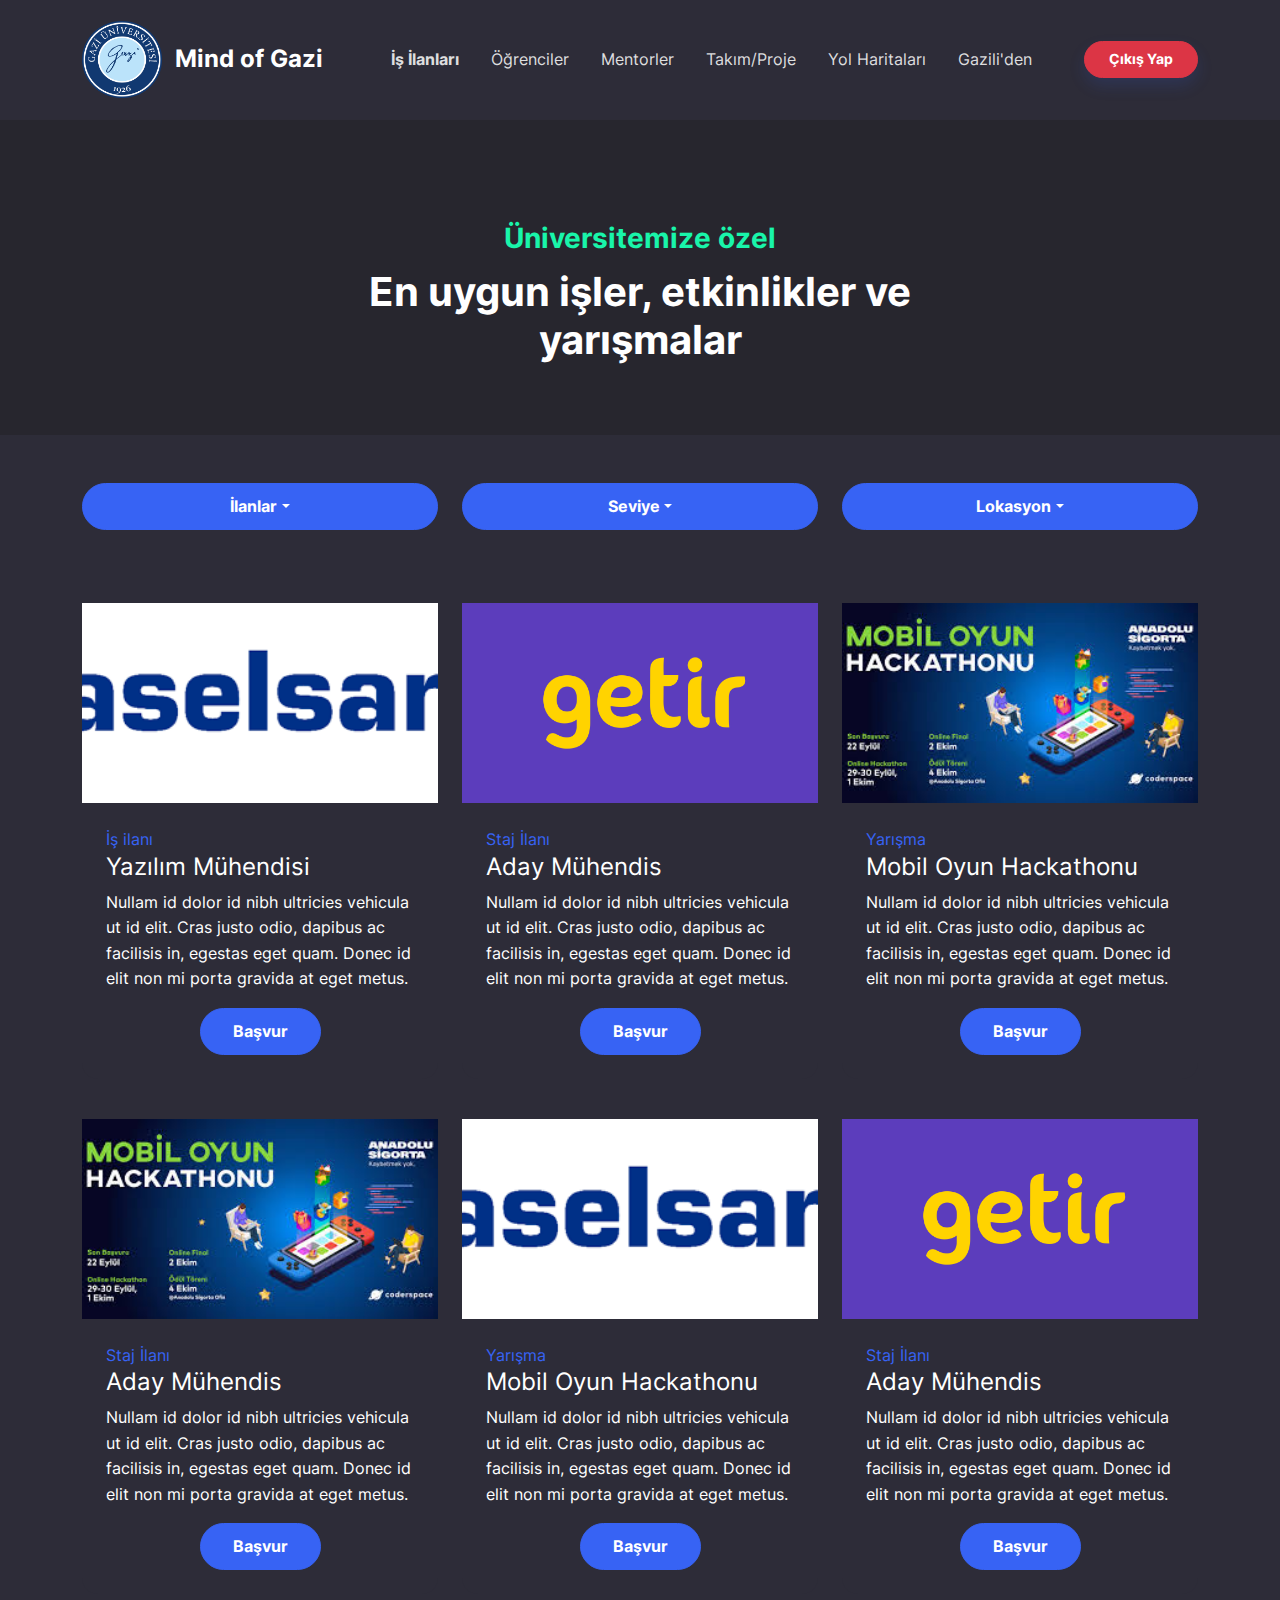
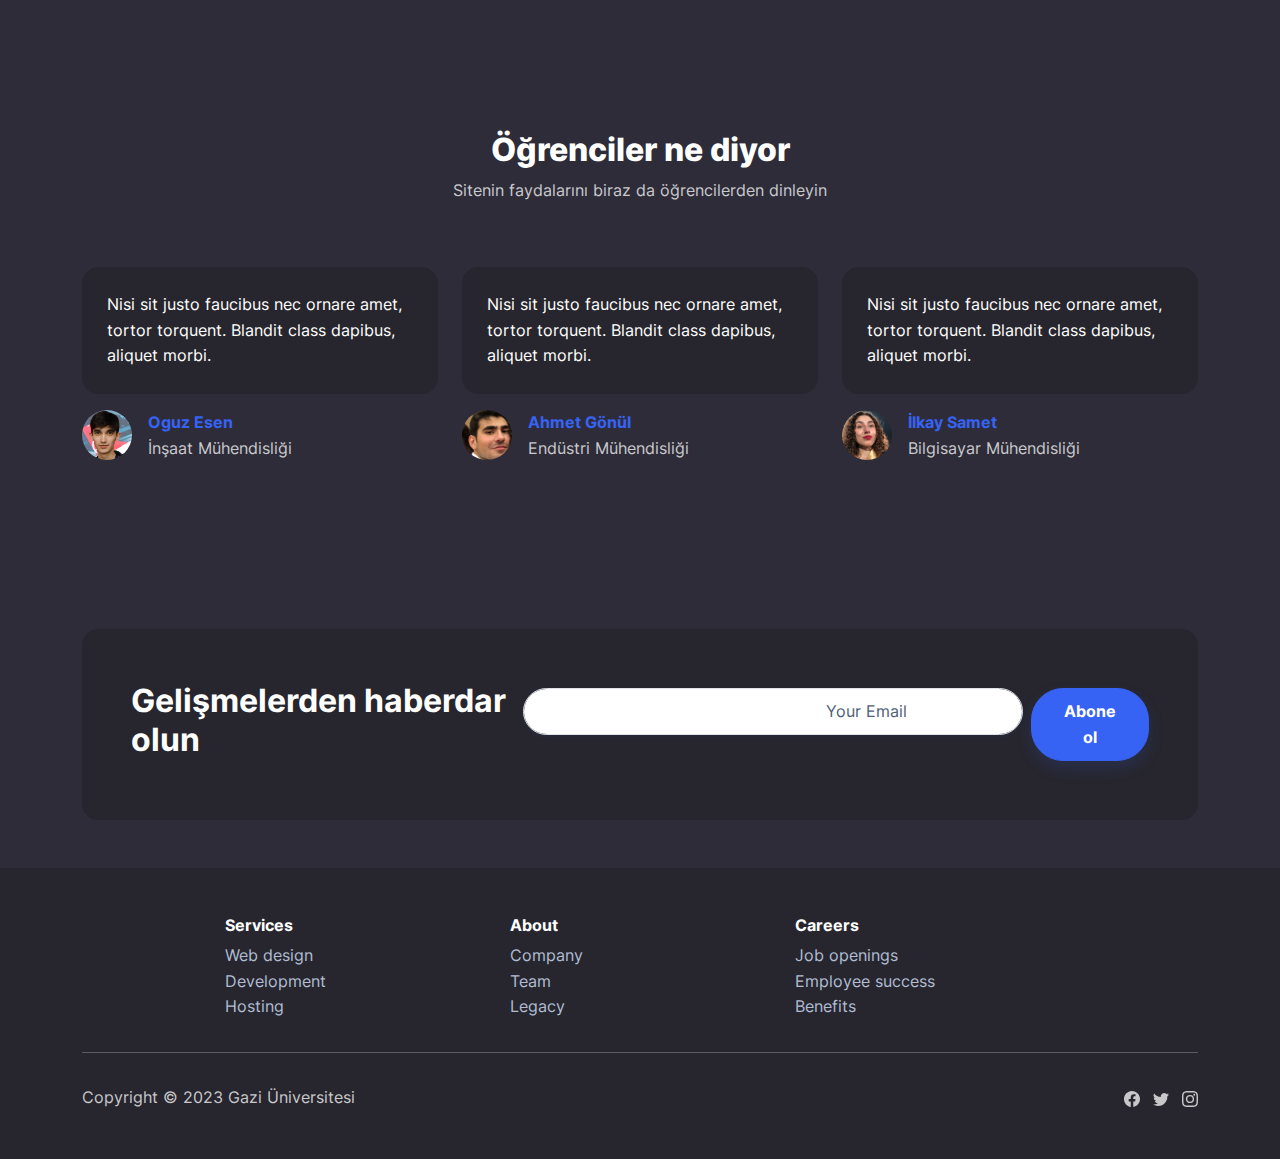
<file: index.html>
<!DOCTYPE html>
<html data-bs-theme="light" lang="en">

<head>
    <meta charset="utf-8">
    <meta name="viewport" content="width=device-width, initial-scale=1.0, shrink-to-fit=no">
    <title>Home - Brand</title>
    <link rel="stylesheet" href="assets/bootstrap/css/bootstrap.min.css">
    <link rel="stylesheet" href="assets/css/Inter.css">
    <link rel="stylesheet" href="assets/css/bs-theme-overrides.css">
    <link rel="stylesheet" href="https://cdnjs.cloudflare.com/ajax/libs/animate.css/3.5.2/animate.min.css">
    <link rel="stylesheet" href="assets/css/Contact-Details-icons.css">
    <link rel="stylesheet" href="assets/css/Testimonials-images.css">
</head>

<body>
    <!-- Start: Navbar Centered Links -->
    <nav class="navbar navbar-expand-xl sticky-top fs-5 py-3 navbar-dark" id="mainNav">
        <div class="container"><a class="navbar-brand d-flex align-items-center" href="/">
                <picture><img src="assets/img/4617d95e-de92-4809-8a94-3752295d3b37-gazi_universitesi_logo_2017.png" width="80" height="77"></picture><span class="fs-4" style="margin-left: 13px;">Mind of Gazi</span>
            </a><button data-bs-toggle="collapse" class="navbar-toggler" data-bs-target="#navcol-1"><span class="visually-hidden">Toggle navigation</span><span class="navbar-toggler-icon"></span></button>
            <div class="collapse navbar-collapse" id="navcol-1">
                <ul class="navbar-nav mx-auto">
                    <li class="nav-item"><a class="nav-link fs-6 active" href="index.html">İş İlanları</a></li>
                    <li class="nav-item"><a class="nav-link fs-6" href="students.html">Öğrenciler</a></li>
                    <li class="nav-item"><a class="nav-link fs-6" href="mentors.html">Mentorler</a></li>
                    <li class="nav-item"><a class="nav-link fs-6" href="team-project.html">Takım/Proje</a></li>
                    <li class="nav-item"><a class="nav-link fs-6" href="roadmaps.html">Yol Haritaları</a></li>
                    <li class="nav-item"><a class="nav-link fs-6" href="yours.html">Gazili'den</a></li>
                    <li class="nav-item"></li>
                    <li class="nav-item"></li>
                    <li class="nav-item"></li>
                    <li class="nav-item"></li>
                </ul><a class="btn btn-danger btn-sm shadow" role="button" href="sign-up.html">Çıkış Yap</a>
            </div>
        </div>
    </nav><!-- End: Navbar Centered Links -->
    <header class="bg-dark" style="padding-bottom: 63px;">
        <!-- Start: Hero Clean Reverse -->
        <div class="container pt-4 pt-xl-5">
            <div class="row pt-5">
                <div class="col-md-8 col-xl-6 text-center text-md-start mx-auto">
                    <div class="text-center">
                        <p class="fs-3 fw-bold text-success mb-2">Üniversitemize özel</p>
                        <h1 class="fs-1 fw-bold d-inline float-end pulse animated" style="--bs-body-font-size: 31rem;">En uygun işler, etkinlikler ve yarışmalar</h1>
                    </div>
                </div>
            </div>
        </div><!-- End: Hero Clean Reverse -->
    </header><!-- Start: Brands -->
    <section class="py-5" style="margin-bottom: -48px;">
        <!-- Start: 1 Row 3 Columns -->
        <div class="container">
            <div class="row">
                <div class="col-md-4">
                    <div class="dropdown"><button class="btn btn-primary dropdown-toggle w-100" aria-expanded="false" data-bs-toggle="dropdown" type="button" style="margin-bottom: 25px;">İlanlar</button>
                        <div class="dropdown-menu"><a class="dropdown-item" href="#">First Item</a><a class="dropdown-item" href="#">Second Item</a><a class="dropdown-item" href="#">Third Item</a></div>
                    </div>
                </div>
                <div class="col-md-4">
                    <div class="dropdown"><button class="btn btn-primary dropdown-toggle w-100" aria-expanded="false" data-bs-toggle="dropdown" type="button" style="margin-bottom: 25px;">Seviye</button>
                        <div class="dropdown-menu"><a class="dropdown-item" href="#">First Item</a><a class="dropdown-item" href="#">Second Item</a><a class="dropdown-item" href="#">Third Item</a></div>
                    </div>
                </div>
                <div class="col-md-4">
                    <div class="dropdown"><button class="btn btn-primary dropdown-toggle w-100" aria-expanded="false" data-bs-toggle="dropdown" type="button" style="margin-bottom: 25px;">Lokasyon</button>
                        <div class="dropdown-menu"><a class="dropdown-item" href="#">First Item</a><a class="dropdown-item" href="#">Second Item</a><a class="dropdown-item" href="#">Third Item</a></div>
                    </div>
                </div>
            </div>
        </div><!-- End: 1 Row 3 Columns -->
        <!-- Start: Articles Cards -->
        <div class="container py-4 py-xl-5">
            <div class="row gy-4 row-cols-1 row-cols-md-2 row-cols-xl-3" style="margin-bottom: 40px;">
                <div class="col">
                    <div class="card"><img class="card-img-top w-100 d-block fit-cover" style="height: 200px;" src="assets/img/download.png">
                        <div class="card-body p-4">
                            <p class="text-primary card-text mb-0">İş ilanı</p>
                            <h4 class="card-title">Yazılım Mühendisi</h4>
                            <p class="card-text">Nullam id dolor id nibh ultricies vehicula ut id elit. Cras justo odio, dapibus ac facilisis in, egestas eget quam. Donec id elit non mi porta gravida at eget metus.</p>
                            <div style="text-align: center;"><button class="btn btn-primary" type="button">Başvur</button></div>
                        </div>
                    </div>
                </div>
                <div class="col">
                    <div class="card"><img class="card-img-top w-100 d-block fit-cover" style="height: 200px;" src="assets/img/getir-unicorn.jpeg">
                        <div class="card-body p-4">
                            <p class="text-primary card-text mb-0">Staj İlanı</p>
                            <h4 class="card-title">Aday Mühendis</h4>
                            <p class="card-text">Nullam id dolor id nibh ultricies vehicula ut id elit. Cras justo odio, dapibus ac facilisis in, egestas eget quam. Donec id elit non mi porta gravida at eget metus.</p>
                            <div style="text-align: center;"><button class="btn btn-primary" type="button">Başvur</button></div>
                        </div>
                    </div>
                </div>
                <div class="col">
                    <div class="card"><img class="card-img-top w-100 d-block fit-cover" style="height: 200px;" src="assets/img/images.jpeg">
                        <div class="card-body p-4">
                            <p class="text-primary card-text mb-0">Yarışma</p>
                            <h4 class="card-title">Mobil Oyun Hackathonu</h4>
                            <p class="card-text">Nullam id dolor id nibh ultricies vehicula ut id elit. Cras justo odio, dapibus ac facilisis in, egestas eget quam. Donec id elit non mi porta gravida at eget metus.</p>
                            <div style="text-align: center;"><button class="btn btn-primary" type="button">Başvur</button></div>
                        </div>
                    </div>
                </div>
            </div>
            <div class="row gy-4 row-cols-1 row-cols-md-2 row-cols-xl-3" style="margin-bottom: 40px;">
                <div class="col">
                    <div class="card"><img class="card-img-top w-100 d-block fit-cover" style="height: 200px;" src="assets/img/images.jpeg">
                        <div class="card-body p-4">
                            <p class="text-primary card-text mb-0">Staj İlanı</p>
                            <h4 class="card-title">Aday Mühendis</h4>
                            <p class="card-text">Nullam id dolor id nibh ultricies vehicula ut id elit. Cras justo odio, dapibus ac facilisis in, egestas eget quam. Donec id elit non mi porta gravida at eget metus.</p>
                            <div style="text-align: center;"><button class="btn btn-primary" type="button">Başvur</button></div>
                        </div>
                    </div>
                </div>
                <div class="col">
                    <div class="card"><img class="card-img-top w-100 d-block fit-cover" style="height: 200px;" src="assets/img/download.png">
                        <div class="card-body p-4">
                            <p class="text-primary card-text mb-0">Yarışma</p>
                            <h4 class="card-title">Mobil Oyun Hackathonu</h4>
                            <p class="card-text">Nullam id dolor id nibh ultricies vehicula ut id elit. Cras justo odio, dapibus ac facilisis in, egestas eget quam. Donec id elit non mi porta gravida at eget metus.</p>
                            <div style="text-align: center;"><button class="btn btn-primary" type="button">Başvur</button></div>
                        </div>
                    </div>
                </div>
                <div class="col">
                    <div class="card"><img class="card-img-top w-100 d-block fit-cover" style="height: 200px;" src="assets/img/getir-unicorn.jpeg">
                        <div class="card-body p-4">
                            <p class="text-primary card-text mb-0">Staj İlanı</p>
                            <h4 class="card-title">Aday Mühendis</h4>
                            <p class="card-text">Nullam id dolor id nibh ultricies vehicula ut id elit. Cras justo odio, dapibus ac facilisis in, egestas eget quam. Donec id elit non mi porta gravida at eget metus.</p>
                            <div style="text-align: center;"><button class="btn btn-primary" type="button">Başvur</button></div>
                        </div>
                    </div>
                </div>
            </div>
        </div><!-- End: Articles Cards -->
    </section><!-- End: Brands -->
    <section class="py-5 mt-5" style="padding-top: 32px;">
        <!-- Start: Testimonials -->
        <div class="container py-5" style="padding-top: 32px;margin-top: -103px;">
            <div class="row mb-5">
                <div class="col-md-8 col-xl-6 text-center mx-auto">
                    <p class="fw-bold text-success mb-2"></p>
                    <h2 class="fw-bold"><strong>Öğrenciler ne diyor</strong></h2>
                    <p class="text-muted">Sitenin faydalarını biraz da öğrencilerden dinleyin</p>
                </div>
            </div>
            <div class="row row-cols-1 row-cols-sm-2 row-cols-lg-3 d-sm-flex justify-content-sm-center">
                <div class="col mb-4">
                    <div class="d-flex flex-column align-items-center align-items-sm-start">
                        <p class="bg-dark border rounded border-dark p-4">Nisi sit justo faucibus nec ornare amet, tortor torquent. Blandit class dapibus, aliquet morbi.</p>
                        <div class="d-flex"><img class="rounded-circle flex-shrink-0 me-3 fit-cover" width="50" height="50" src="assets/img/Screenshot%202023-07-12%20151228.png">
                            <div>
                                <p class="fw-bold text-primary mb-0">Oguz Esen</p>
                                <p class="text-muted mb-0">İnşaat Mühendisliği</p>
                            </div>
                        </div>
                    </div>
                </div>
                <div class="col mb-4">
                    <div class="d-flex flex-column align-items-center align-items-sm-start">
                        <p class="bg-dark border rounded border-dark p-4">Nisi sit justo faucibus nec ornare amet, tortor torquent. Blandit class dapibus, aliquet morbi.</p>
                        <div class="d-flex"><img class="rounded-circle flex-shrink-0 me-3 fit-cover" width="50" height="50" src="assets/img/Screenshot%202023-07-12%20145502.png">
                            <div>
                                <p class="fw-bold text-primary mb-0">Ahmet Gönül</p>
                                <p class="text-muted mb-0">Endüstri Mühendisliği</p>
                            </div>
                        </div>
                    </div>
                </div>
                <div class="col mb-4">
                    <div class="d-flex flex-column align-items-center align-items-sm-start">
                        <p class="bg-dark border rounded border-dark p-4">Nisi sit justo faucibus nec ornare amet, tortor torquent. Blandit class dapibus, aliquet morbi.</p>
                        <div class="d-flex"><img class="rounded-circle flex-shrink-0 me-3 fit-cover" width="50" height="50" src="assets/img/Screenshot%202023-07-12%20151044.png">
                            <div>
                                <p class="fw-bold text-primary mb-0">İlkay Samet</p>
                                <p class="text-muted mb-0">Bilgisayar Mühendisliği</p>
                            </div>
                        </div>
                    </div>
                </div>
            </div>
        </div><!-- End: Testimonials -->
    </section><!-- Start: Newsletter Subscription Color -->
    <section class="py-5">
        <div class="container">
            <div class="bg-dark border rounded border-dark d-flex flex-column justify-content-between align-items-center flex-lg-row p-4 p-lg-5">
                <div class="text-center text-lg-start py-3 py-lg-1">
                    <h2 class="fw-bold mb-2">Gelişmelerden haberdar olun</h2>
                    <p class="mb-0"></p>
                </div>
                <form class="d-flex justify-content-center flex-wrap flex-lg-nowrap" method="post">
                    <div class="my-2"><input class="border rounded-pill shadow-sm form-control" type="email" name="email" placeholder="Your Email" style="padding-left: 302px;"></div>
                    <div class="my-2"><button class="btn btn-primary shadow ms-2" type="submit">Abone ol</button></div>
                </form>
            </div>
        </div>
    </section><!-- End: Newsletter Subscription Color -->
    <!-- Start: Footer Multi Column -->
    <footer class="bg-dark">
        <div class="container py-4 py-lg-5">
            <div class="row justify-content-center">
                <!-- Start: Services -->
                <div class="col-sm-4 col-md-3 text-center text-lg-start d-flex flex-column">
                    <h3 class="fs-6 fw-bold">Services</h3>
                    <ul class="list-unstyled">
                        <li><a href="#">Web design</a></li>
                        <li><a href="#">Development</a></li>
                        <li><a href="#">Hosting</a></li>
                    </ul>
                </div><!-- End: Services -->
                <!-- Start: About -->
                <div class="col-sm-4 col-md-3 text-center text-lg-start d-flex flex-column">
                    <h3 class="fs-6 fw-bold">About</h3>
                    <ul class="list-unstyled">
                        <li><a href="#">Company</a></li>
                        <li><a href="#">Team</a></li>
                        <li><a href="#">Legacy</a></li>
                    </ul>
                </div><!-- End: About -->
                <!-- Start: Careers -->
                <div class="col-sm-4 col-md-3 text-center text-lg-start d-flex flex-column">
                    <h3 class="fs-6 fw-bold">Careers</h3>
                    <ul class="list-unstyled">
                        <li><a href="#">Job openings</a></li>
                        <li><a href="#">Employee success</a></li>
                        <li><a href="#">Benefits</a></li>
                    </ul>
                </div><!-- End: Careers -->
            </div>
            <hr>
            <div class="text-muted d-flex justify-content-between align-items-center pt-3">
                <p class="mb-0">Copyright © 2023 Gazi Üniversitesi</p>
                <ul class="list-inline mb-0">
                    <li class="list-inline-item"><svg xmlns="http://www.w3.org/2000/svg" width="1em" height="1em" fill="currentColor" viewBox="0 0 16 16" class="bi bi-facebook">
                            <path d="M16 8.049c0-4.446-3.582-8.05-8-8.05C3.58 0-.002 3.603-.002 8.05c0 4.017 2.926 7.347 6.75 7.951v-5.625h-2.03V8.05H6.75V6.275c0-2.017 1.195-3.131 3.022-3.131.876 0 1.791.157 1.791.157v1.98h-1.009c-.993 0-1.303.621-1.303 1.258v1.51h2.218l-.354 2.326H9.25V16c3.824-.604 6.75-3.934 6.75-7.951"></path>
                        </svg></li>
                    <li class="list-inline-item"><svg xmlns="http://www.w3.org/2000/svg" width="1em" height="1em" fill="currentColor" viewBox="0 0 16 16" class="bi bi-twitter">
                            <path d="M5.026 15c6.038 0 9.341-5.003 9.341-9.334 0-.14 0-.282-.006-.422A6.685 6.685 0 0 0 16 3.542a6.658 6.658 0 0 1-1.889.518 3.301 3.301 0 0 0 1.447-1.817 6.533 6.533 0 0 1-2.087.793A3.286 3.286 0 0 0 7.875 6.03a9.325 9.325 0 0 1-6.767-3.429 3.289 3.289 0 0 0 1.018 4.382A3.323 3.323 0 0 1 .64 6.575v.045a3.288 3.288 0 0 0 2.632 3.218 3.203 3.203 0 0 1-.865.115 3.23 3.23 0 0 1-.614-.057 3.283 3.283 0 0 0 3.067 2.277A6.588 6.588 0 0 1 .78 13.58a6.32 6.32 0 0 1-.78-.045A9.344 9.344 0 0 0 5.026 15"></path>
                        </svg></li>
                    <li class="list-inline-item"><svg xmlns="http://www.w3.org/2000/svg" width="1em" height="1em" fill="currentColor" viewBox="0 0 16 16" class="bi bi-instagram">
                            <path d="M8 0C5.829 0 5.556.01 4.703.048 3.85.088 3.269.222 2.76.42a3.917 3.917 0 0 0-1.417.923A3.927 3.927 0 0 0 .42 2.76C.222 3.268.087 3.85.048 4.7.01 5.555 0 5.827 0 8.001c0 2.172.01 2.444.048 3.297.04.852.174 1.433.372 1.942.205.526.478.972.923 1.417.444.445.89.719 1.416.923.51.198 1.09.333 1.942.372C5.555 15.99 5.827 16 8 16s2.444-.01 3.298-.048c.851-.04 1.434-.174 1.943-.372a3.916 3.916 0 0 0 1.416-.923c.445-.445.718-.891.923-1.417.197-.509.332-1.09.372-1.942C15.99 10.445 16 10.173 16 8s-.01-2.445-.048-3.299c-.04-.851-.175-1.433-.372-1.941a3.926 3.926 0 0 0-.923-1.417A3.911 3.911 0 0 0 13.24.42c-.51-.198-1.092-.333-1.943-.372C10.443.01 10.172 0 7.998 0h.003zm-.717 1.442h.718c2.136 0 2.389.007 3.232.046.78.035 1.204.166 1.486.275.373.145.64.319.92.599.28.28.453.546.598.92.11.281.24.705.275 1.485.039.843.047 1.096.047 3.231s-.008 2.389-.047 3.232c-.035.78-.166 1.203-.275 1.485a2.47 2.47 0 0 1-.599.919c-.28.28-.546.453-.92.598-.28.11-.704.24-1.485.276-.843.038-1.096.047-3.232.047s-2.39-.009-3.233-.047c-.78-.036-1.203-.166-1.485-.276a2.478 2.478 0 0 1-.92-.598 2.48 2.48 0 0 1-.6-.92c-.109-.281-.24-.705-.275-1.485-.038-.843-.046-1.096-.046-3.233 0-2.136.008-2.388.046-3.231.036-.78.166-1.204.276-1.486.145-.373.319-.64.599-.92.28-.28.546-.453.92-.598.282-.11.705-.24 1.485-.276.738-.034 1.024-.044 2.515-.045v.002zm4.988 1.328a.96.96 0 1 0 0 1.92.96.96 0 0 0 0-1.92zm-4.27 1.122a4.109 4.109 0 1 0 0 8.217 4.109 4.109 0 0 0 0-8.217zm0 1.441a2.667 2.667 0 1 1 0 5.334 2.667 2.667 0 0 1 0-5.334"></path>
                        </svg></li>
                </ul>
            </div>
        </div>
    </footer><!-- End: Footer Multi Column -->
    <script src="https://cdn.jsdelivr.net/npm/bootstrap@5.3.2/dist/js/bootstrap.bundle.min.js"></script>
    <script src="assets/js/bs-init.js"></script>
    <script src="assets/js/bold-and-dark.js"></script>
    <script src="assets/js/untitled.js"></script>
</body>

</html>
</file>
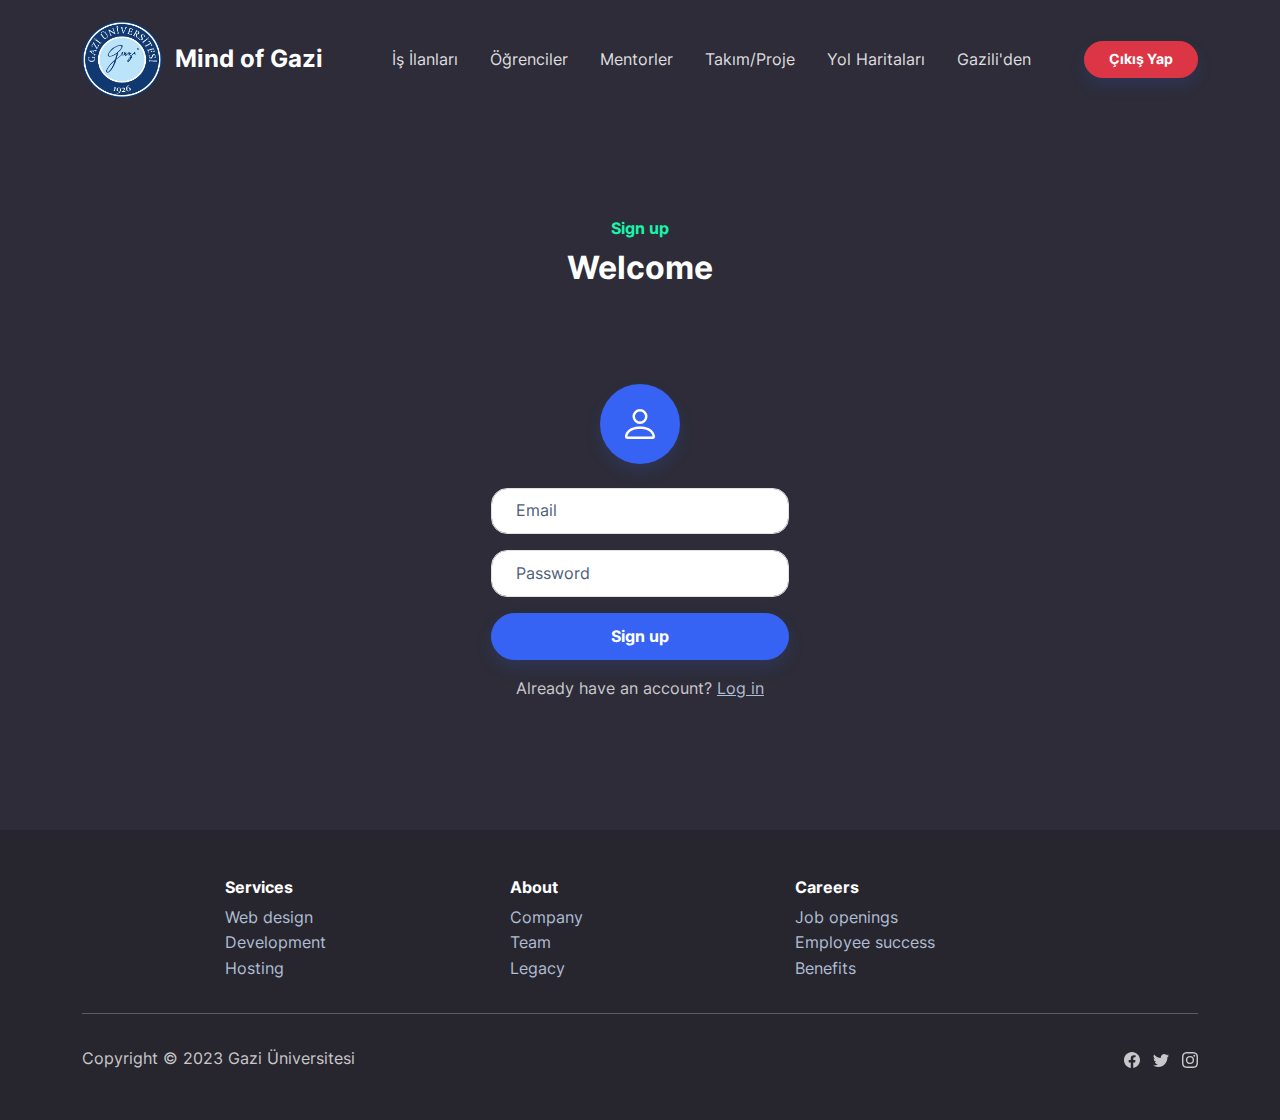
<file: sign-up.html>
<!DOCTYPE html>
<html data-bs-theme="light" lang="en">

<head>
    <meta charset="utf-8">
    <meta name="viewport" content="width=device-width, initial-scale=1.0, shrink-to-fit=no">
    <title>Sign up - Brand</title>
    <link rel="stylesheet" href="assets/bootstrap/css/bootstrap.min.css">
    <link rel="stylesheet" href="assets/css/Inter.css">
    <link rel="stylesheet" href="assets/css/bs-theme-overrides.css">
    <link rel="stylesheet" href="assets/css/Contact-Details-icons.css">
    <link rel="stylesheet" href="assets/css/Testimonials-images.css">
</head>

<body>
    <!-- Start: Navbar Centered Links -->
    <nav class="navbar navbar-expand-xl sticky-top fs-5 py-3 navbar-dark" id="mainNav">
        <div class="container"><a class="navbar-brand d-flex align-items-center" href="/">
                <picture><img src="assets/img/4617d95e-de92-4809-8a94-3752295d3b37-gazi_universitesi_logo_2017.png" width="80" height="77"></picture><span class="fs-4" style="margin-left: 13px;">Mind of Gazi</span>
            </a><button data-bs-toggle="collapse" class="navbar-toggler" data-bs-target="#navcol-1"><span class="visually-hidden">Toggle navigation</span><span class="navbar-toggler-icon"></span></button>
            <div class="collapse navbar-collapse" id="navcol-1">
                <ul class="navbar-nav mx-auto">
                    <li class="nav-item"><a class="nav-link fs-6" href="index.html">İş İlanları</a></li>
                    <li class="nav-item"><a class="nav-link fs-6" href="students.html">Öğrenciler</a></li>
                    <li class="nav-item"><a class="nav-link fs-6" href="mentors.html">Mentorler</a></li>
                    <li class="nav-item"><a class="nav-link fs-6" href="team-project.html">Takım/Proje</a></li>
                    <li class="nav-item"><a class="nav-link fs-6" href="roadmaps.html">Yol Haritaları</a></li>
                    <li class="nav-item"><a class="nav-link fs-6" href="yours.html">Gazili'den</a></li>
                    <li class="nav-item"></li>
                    <li class="nav-item"></li>
                    <li class="nav-item"></li>
                    <li class="nav-item"></li>
                </ul><a class="btn btn-danger btn-sm shadow" role="button" href="sign-up.html">Çıkış Yap</a>
            </div>
        </div>
    </nav><!-- End: Navbar Centered Links -->
    <section class="py-5">
        <div class="container py-5">
            <div class="row mb-4 mb-lg-5">
                <div class="col-md-8 col-xl-6 text-center mx-auto">
                    <p class="fw-bold text-success mb-2">Sign up</p>
                    <h2 class="fw-bold">Welcome</h2>
                </div>
            </div>
            <div class="row d-flex justify-content-center">
                <div class="col-md-6 col-xl-4">
                    <div class="card">
                        <div class="card-body text-center d-flex flex-column align-items-center">
                            <div class="bs-icon-xl bs-icon-circle bs-icon-primary shadow bs-icon my-4"><svg xmlns="http://www.w3.org/2000/svg" width="1em" height="1em" fill="currentColor" viewBox="0 0 16 16" class="bi bi-person">
                                    <path d="M8 8a3 3 0 1 0 0-6 3 3 0 0 0 0 6m2-3a2 2 0 1 1-4 0 2 2 0 0 1 4 0m4 8c0 1-1 1-1 1H3s-1 0-1-1 1-4 6-4 6 3 6 4m-1-.004c-.001-.246-.154-.986-.832-1.664C11.516 10.68 10.289 10 8 10c-2.29 0-3.516.68-4.168 1.332-.678.678-.83 1.418-.832 1.664z"></path>
                                </svg></div>
                            <form method="post">
                                <div class="mb-3"><input class="form-control" type="email" name="email" placeholder="Email"></div>
                                <div class="mb-3"><input class="form-control" type="password" name="password" placeholder="Password"></div>
                                <div class="mb-3"><button class="btn btn-primary shadow d-block w-100" type="submit">Sign up</button></div>
                                <p class="text-muted">Already have an account?&nbsp;<a href="login.html">Log in</a></p>
                            </form>
                        </div>
                    </div>
                </div>
            </div>
        </div>
    </section><!-- Start: Footer Multi Column -->
    <footer class="bg-dark">
        <div class="container py-4 py-lg-5">
            <div class="row justify-content-center">
                <!-- Start: Services -->
                <div class="col-sm-4 col-md-3 text-center text-lg-start d-flex flex-column">
                    <h3 class="fs-6 fw-bold">Services</h3>
                    <ul class="list-unstyled">
                        <li><a href="#">Web design</a></li>
                        <li><a href="#">Development</a></li>
                        <li><a href="#">Hosting</a></li>
                    </ul>
                </div><!-- End: Services -->
                <!-- Start: About -->
                <div class="col-sm-4 col-md-3 text-center text-lg-start d-flex flex-column">
                    <h3 class="fs-6 fw-bold">About</h3>
                    <ul class="list-unstyled">
                        <li><a href="#">Company</a></li>
                        <li><a href="#">Team</a></li>
                        <li><a href="#">Legacy</a></li>
                    </ul>
                </div><!-- End: About -->
                <!-- Start: Careers -->
                <div class="col-sm-4 col-md-3 text-center text-lg-start d-flex flex-column">
                    <h3 class="fs-6 fw-bold">Careers</h3>
                    <ul class="list-unstyled">
                        <li><a href="#">Job openings</a></li>
                        <li><a href="#">Employee success</a></li>
                        <li><a href="#">Benefits</a></li>
                    </ul>
                </div><!-- End: Careers -->
            </div>
            <hr>
            <div class="text-muted d-flex justify-content-between align-items-center pt-3">
                <p class="mb-0">Copyright © 2023 Gazi Üniversitesi</p>
                <ul class="list-inline mb-0">
                    <li class="list-inline-item"><svg xmlns="http://www.w3.org/2000/svg" width="1em" height="1em" fill="currentColor" viewBox="0 0 16 16" class="bi bi-facebook">
                            <path d="M16 8.049c0-4.446-3.582-8.05-8-8.05C3.58 0-.002 3.603-.002 8.05c0 4.017 2.926 7.347 6.75 7.951v-5.625h-2.03V8.05H6.75V6.275c0-2.017 1.195-3.131 3.022-3.131.876 0 1.791.157 1.791.157v1.98h-1.009c-.993 0-1.303.621-1.303 1.258v1.51h2.218l-.354 2.326H9.25V16c3.824-.604 6.75-3.934 6.75-7.951"></path>
                        </svg></li>
                    <li class="list-inline-item"><svg xmlns="http://www.w3.org/2000/svg" width="1em" height="1em" fill="currentColor" viewBox="0 0 16 16" class="bi bi-twitter">
                            <path d="M5.026 15c6.038 0 9.341-5.003 9.341-9.334 0-.14 0-.282-.006-.422A6.685 6.685 0 0 0 16 3.542a6.658 6.658 0 0 1-1.889.518 3.301 3.301 0 0 0 1.447-1.817 6.533 6.533 0 0 1-2.087.793A3.286 3.286 0 0 0 7.875 6.03a9.325 9.325 0 0 1-6.767-3.429 3.289 3.289 0 0 0 1.018 4.382A3.323 3.323 0 0 1 .64 6.575v.045a3.288 3.288 0 0 0 2.632 3.218 3.203 3.203 0 0 1-.865.115 3.23 3.23 0 0 1-.614-.057 3.283 3.283 0 0 0 3.067 2.277A6.588 6.588 0 0 1 .78 13.58a6.32 6.32 0 0 1-.78-.045A9.344 9.344 0 0 0 5.026 15"></path>
                        </svg></li>
                    <li class="list-inline-item"><svg xmlns="http://www.w3.org/2000/svg" width="1em" height="1em" fill="currentColor" viewBox="0 0 16 16" class="bi bi-instagram">
                            <path d="M8 0C5.829 0 5.556.01 4.703.048 3.85.088 3.269.222 2.76.42a3.917 3.917 0 0 0-1.417.923A3.927 3.927 0 0 0 .42 2.76C.222 3.268.087 3.85.048 4.7.01 5.555 0 5.827 0 8.001c0 2.172.01 2.444.048 3.297.04.852.174 1.433.372 1.942.205.526.478.972.923 1.417.444.445.89.719 1.416.923.51.198 1.09.333 1.942.372C5.555 15.99 5.827 16 8 16s2.444-.01 3.298-.048c.851-.04 1.434-.174 1.943-.372a3.916 3.916 0 0 0 1.416-.923c.445-.445.718-.891.923-1.417.197-.509.332-1.09.372-1.942C15.99 10.445 16 10.173 16 8s-.01-2.445-.048-3.299c-.04-.851-.175-1.433-.372-1.941a3.926 3.926 0 0 0-.923-1.417A3.911 3.911 0 0 0 13.24.42c-.51-.198-1.092-.333-1.943-.372C10.443.01 10.172 0 7.998 0h.003zm-.717 1.442h.718c2.136 0 2.389.007 3.232.046.78.035 1.204.166 1.486.275.373.145.64.319.92.599.28.28.453.546.598.92.11.281.24.705.275 1.485.039.843.047 1.096.047 3.231s-.008 2.389-.047 3.232c-.035.78-.166 1.203-.275 1.485a2.47 2.47 0 0 1-.599.919c-.28.28-.546.453-.92.598-.28.11-.704.24-1.485.276-.843.038-1.096.047-3.232.047s-2.39-.009-3.233-.047c-.78-.036-1.203-.166-1.485-.276a2.478 2.478 0 0 1-.92-.598 2.48 2.48 0 0 1-.6-.92c-.109-.281-.24-.705-.275-1.485-.038-.843-.046-1.096-.046-3.233 0-2.136.008-2.388.046-3.231.036-.78.166-1.204.276-1.486.145-.373.319-.64.599-.92.28-.28.546-.453.92-.598.282-.11.705-.24 1.485-.276.738-.034 1.024-.044 2.515-.045v.002zm4.988 1.328a.96.96 0 1 0 0 1.92.96.96 0 0 0 0-1.92zm-4.27 1.122a4.109 4.109 0 1 0 0 8.217 4.109 4.109 0 0 0 0-8.217zm0 1.441a2.667 2.667 0 1 1 0 5.334 2.667 2.667 0 0 1 0-5.334"></path>
                        </svg></li>
                </ul>
            </div>
        </div>
    </footer><!-- End: Footer Multi Column -->
    <script src="https://cdn.jsdelivr.net/npm/bootstrap@5.3.2/dist/js/bootstrap.bundle.min.js"></script>
    <script src="assets/js/bs-init.js"></script>
    <script src="assets/js/bold-and-dark.js"></script>
    <script src="assets/js/untitled.js"></script>
</body>

</html>
</file>
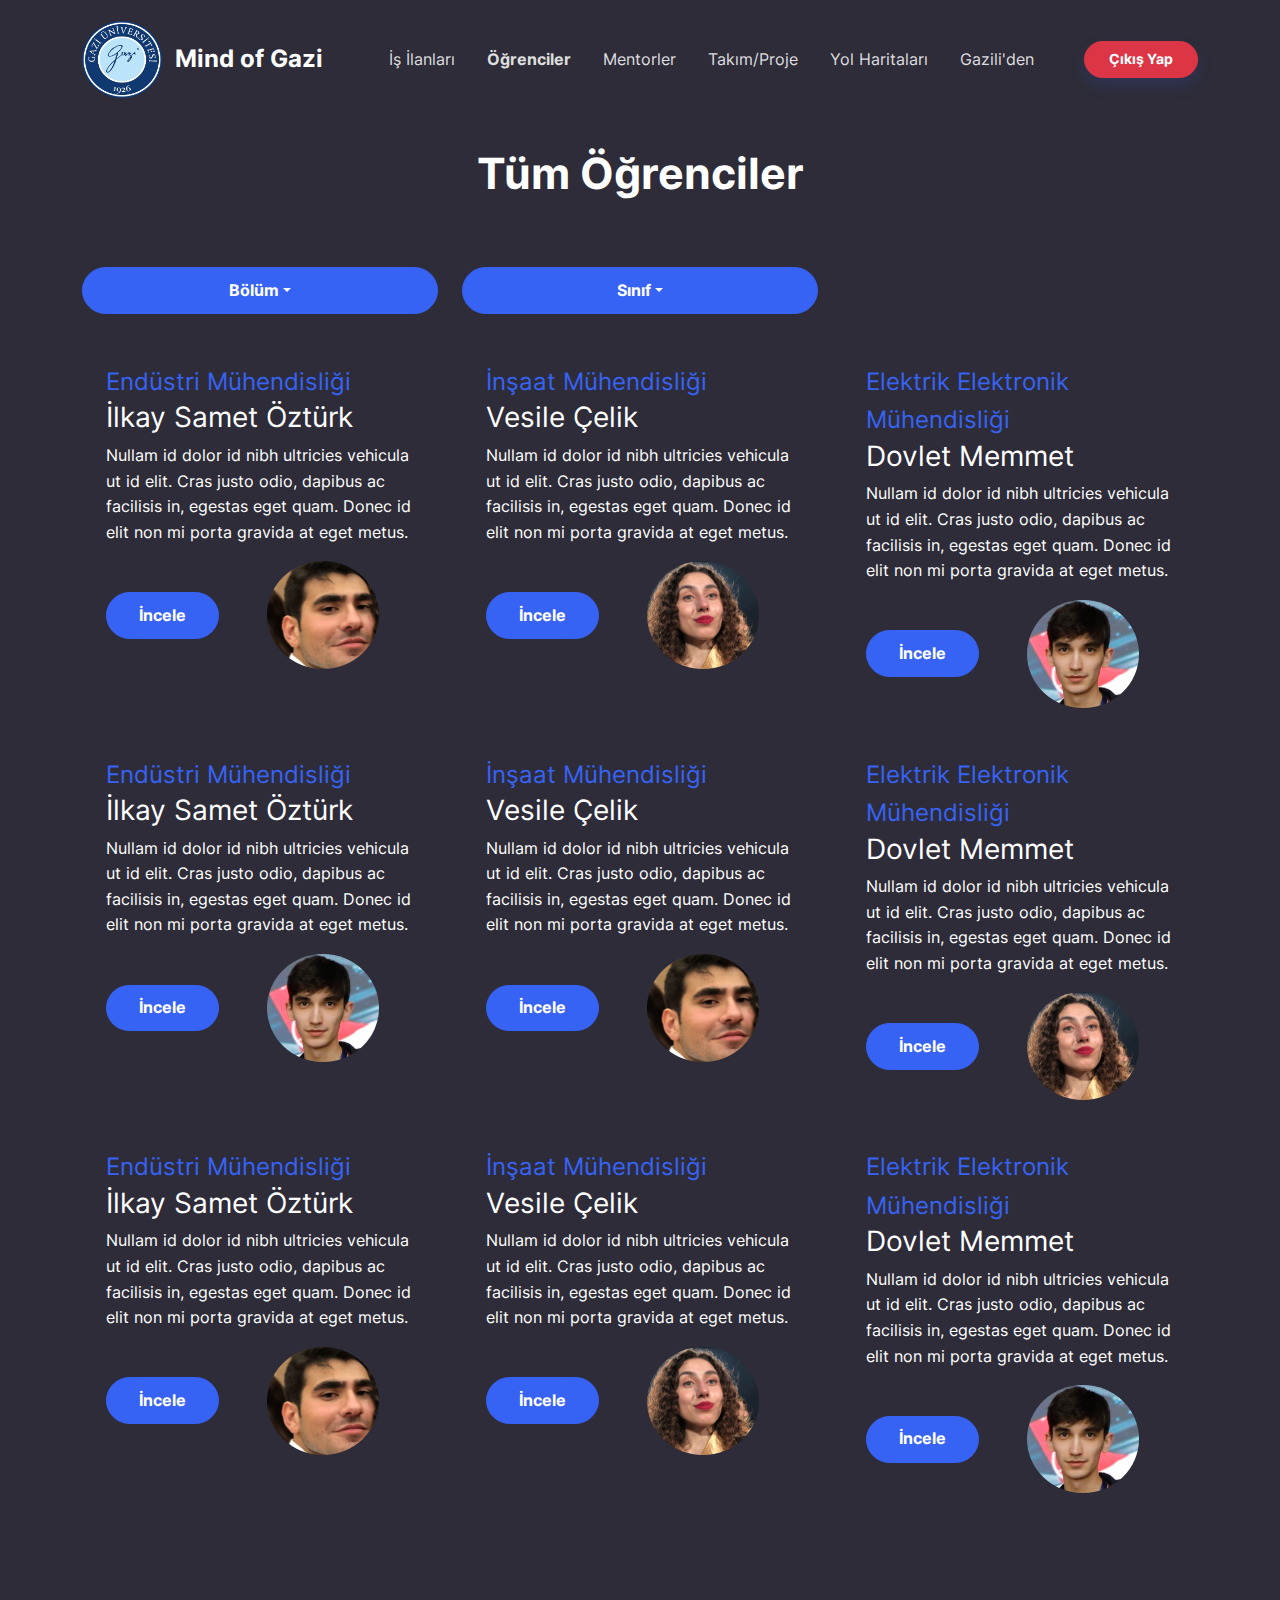
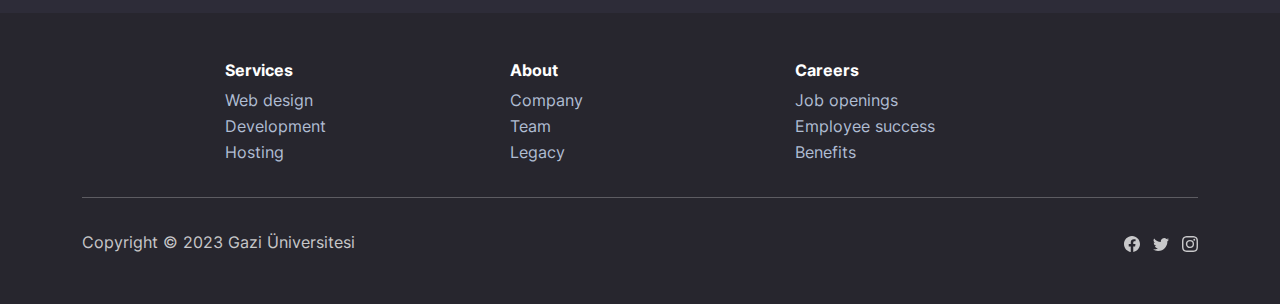
<file: students.html>
<!DOCTYPE html>
<html data-bs-theme="light" lang="en">

<head>
    <meta charset="utf-8">
    <meta name="viewport" content="width=device-width, initial-scale=1.0, shrink-to-fit=no">
    <title>Services - Brand</title>
    <link rel="stylesheet" href="assets/bootstrap/css/bootstrap.min.css">
    <link rel="stylesheet" href="assets/css/Inter.css">
    <link rel="stylesheet" href="assets/css/bs-theme-overrides.css">
    <link rel="stylesheet" href="https://cdnjs.cloudflare.com/ajax/libs/animate.css/3.5.2/animate.min.css">
    <link rel="stylesheet" href="assets/css/Contact-Details-icons.css">
    <link rel="stylesheet" href="assets/css/Testimonials-images.css">
</head>

<body>
    <!-- Start: Navbar Centered Links -->
    <nav class="navbar navbar-expand-xl sticky-top fs-5 py-3 navbar-dark" id="mainNav">
        <div class="container"><a class="navbar-brand d-flex align-items-center" href="/">
                <picture><img src="assets/img/4617d95e-de92-4809-8a94-3752295d3b37-gazi_universitesi_logo_2017.png" width="80" height="77"></picture><span class="fs-4" style="margin-left: 13px;">Mind of Gazi</span>
            </a><button data-bs-toggle="collapse" class="navbar-toggler" data-bs-target="#navcol-1"><span class="visually-hidden">Toggle navigation</span><span class="navbar-toggler-icon"></span></button>
            <div class="collapse navbar-collapse" id="navcol-1">
                <ul class="navbar-nav mx-auto">
                    <li class="nav-item"><a class="nav-link fs-6" href="index.html">İş İlanları</a></li>
                    <li class="nav-item"><a class="nav-link fs-6 active" href="students.html">Öğrenciler</a></li>
                    <li class="nav-item"><a class="nav-link fs-6" href="mentors.html">Mentorler</a></li>
                    <li class="nav-item"><a class="nav-link fs-6" href="team-project.html">Takım/Proje</a></li>
                    <li class="nav-item"><a class="nav-link fs-6" href="roadmaps.html">Yol Haritaları</a></li>
                    <li class="nav-item"><a class="nav-link fs-6" href="yours.html">Gazili'den</a></li>
                    <li class="nav-item"></li>
                    <li class="nav-item"></li>
                    <li class="nav-item"></li>
                    <li class="nav-item"></li>
                </ul><a class="btn btn-danger btn-sm shadow" role="button" href="sign-up.html">Çıkış Yap</a>
            </div>
        </div>
    </nav><!-- End: Navbar Centered Links -->
    <section class="py-5" style="padding-top: 19px;margin-top: -68px;">
        <!-- Start: Features Cards -->
        <div class="container py-5" style="padding-bottom: 80px;margin-bottom: -104px;">
            <div class="row mb-4 mb-lg-5">
                <div class="col-md-8 col-xl-6 text-center mx-auto">
                    <h3 class="fw-bold pulse animated" style="font-size: 43px;">Tüm Öğrenciler</h3>
                </div>
            </div>
        </div><!-- End: Features Cards -->
        <!-- Start: Articles Cards -->
        <div class="container py-4 py-xl-5" style="margin-top: 20px;">
            <div class="row">
                <div class="col-md-4">
                    <div class="dropdown"><button class="btn btn-primary dropdown-toggle w-100" aria-expanded="false" data-bs-toggle="dropdown" type="button" style="margin-bottom: 25px;">Bölüm</button>
                        <div class="dropdown-menu"><a class="dropdown-item" href="#">First Item</a><a class="dropdown-item" href="#">Second Item</a><a class="dropdown-item" href="#">Third Item</a></div>
                    </div>
                </div>
                <div class="col-md-4">
                    <div class="dropdown"><button class="btn btn-primary dropdown-toggle w-100" aria-expanded="false" data-bs-toggle="dropdown" type="button" style="margin-bottom: 25px;">Sınıf</button>
                        <div class="dropdown-menu"><a class="dropdown-item" href="#">First Item</a><a class="dropdown-item" href="#">Second Item</a><a class="dropdown-item" href="#">Third Item</a></div>
                    </div>
                </div>
                <div class="col-md-4"></div>
            </div>
            <div class="row gy-4 row-cols-1 row-cols-md-2 row-cols-xl-3">
                <div class="col">
                    <div class="card">
                        <div class="card-body p-4">
                            <p class="fs-4 text-primary card-text mb-0">Endüstri Mühendisliği</p>
                            <h4 class="fs-3 card-title">İlkay Samet Öztürk</h4>
                            <p class="card-text">Nullam id dolor id nibh ultricies vehicula ut id elit. Cras justo odio, dapibus ac facilisis in, egestas eget quam. Donec id elit non mi porta gravida at eget metus.</p><button class="btn btn-primary mt-md-0" id="studentDetailedButton" type="button" data-bs-target="student-profile.html">İncele</button><img class="rounded-circle me-3 fit-cover ms-md-5" width="112" height="108" src="assets/img/Screenshot%202023-07-12%20145502.png">
                            <div class="text-center d-flex"></div>
                        </div>
                    </div>
                </div>
                <div class="col">
                    <div class="card">
                        <div class="card-body p-4">
                            <p class="fs-4 text-primary card-text mb-0">İnşaat Mühendisliği</p>
                            <h4 class="fs-3 card-title">Vesile Çelik</h4>
                            <p class="card-text">Nullam id dolor id nibh ultricies vehicula ut id elit. Cras justo odio, dapibus ac facilisis in, egestas eget quam. Donec id elit non mi porta gravida at eget metus.</p><button class="btn btn-primary" type="button">İncele</button><img class="rounded-circle me-3 fit-cover ms-md-5" width="112" height="108" src="assets/img/Screenshot%202023-07-12%20151044.png">
                            <div class="text-center d-flex"></div>
                        </div>
                    </div>
                </div>
                <div class="col">
                    <div class="card">
                        <div class="card-body p-4">
                            <p class="fs-4 text-primary card-text mb-0">Elektrik Elektronik Mühendisliği</p>
                            <h4 class="fs-3 card-title">Dovlet Memmet</h4>
                            <p class="card-text">Nullam id dolor id nibh ultricies vehicula ut id elit. Cras justo odio, dapibus ac facilisis in, egestas eget quam. Donec id elit non mi porta gravida at eget metus.</p><button class="btn btn-primary" type="button">İncele</button><img class="rounded-circle me-3 fit-cover ms-md-5" width="112" height="108" src="assets/img/Screenshot%202023-07-12%20151228.png">
                            <div class="text-center d-flex"></div>
                        </div>
                    </div>
                </div>
            </div>
            <div class="row gy-4 row-cols-1 row-cols-md-2 row-cols-xl-3">
                <div class="col">
                    <div class="card">
                        <div class="card-body p-4">
                            <p class="fs-4 text-primary card-text mb-0">Endüstri Mühendisliği</p>
                            <h4 class="fs-3 card-title">İlkay Samet Öztürk</h4>
                            <p class="card-text">Nullam id dolor id nibh ultricies vehicula ut id elit. Cras justo odio, dapibus ac facilisis in, egestas eget quam. Donec id elit non mi porta gravida at eget metus.</p><button class="btn btn-primary mt-md-0" type="button">İncele</button><img class="rounded-circle me-3 fit-cover ms-md-5" width="112" height="108" src="assets/img/Screenshot%202023-07-12%20151228.png">
                            <div class="text-center d-flex"></div>
                        </div>
                    </div>
                </div>
                <div class="col">
                    <div class="card">
                        <div class="card-body p-4">
                            <p class="fs-4 text-primary card-text mb-0">İnşaat Mühendisliği</p>
                            <h4 class="fs-3 card-title">Vesile Çelik</h4>
                            <p class="card-text">Nullam id dolor id nibh ultricies vehicula ut id elit. Cras justo odio, dapibus ac facilisis in, egestas eget quam. Donec id elit non mi porta gravida at eget metus.</p><button class="btn btn-primary" type="button">İncele</button><img class="rounded-circle me-3 fit-cover ms-md-5" width="112" height="108" src="assets/img/Screenshot%202023-07-12%20145502.png">
                            <div class="text-center d-flex"></div>
                        </div>
                    </div>
                </div>
                <div class="col">
                    <div class="card">
                        <div class="card-body p-4">
                            <p class="fs-4 text-primary card-text mb-0">Elektrik Elektronik Mühendisliği</p>
                            <h4 class="fs-3 card-title">Dovlet Memmet</h4>
                            <p class="card-text">Nullam id dolor id nibh ultricies vehicula ut id elit. Cras justo odio, dapibus ac facilisis in, egestas eget quam. Donec id elit non mi porta gravida at eget metus.</p><button class="btn btn-primary" type="button">İncele</button><img class="rounded-circle me-3 fit-cover ms-md-5" width="112" height="108" src="assets/img/Screenshot%202023-07-12%20151044.png">
                            <div class="text-center d-flex"></div>
                        </div>
                    </div>
                </div>
            </div>
            <div class="row gy-4 row-cols-1 row-cols-md-2 row-cols-xl-3">
                <div class="col">
                    <div class="card">
                        <div class="card-body p-4">
                            <p class="fs-4 text-primary card-text mb-0">Endüstri Mühendisliği</p>
                            <h4 class="fs-3 card-title">İlkay Samet Öztürk</h4>
                            <p class="card-text">Nullam id dolor id nibh ultricies vehicula ut id elit. Cras justo odio, dapibus ac facilisis in, egestas eget quam. Donec id elit non mi porta gravida at eget metus.</p><button class="btn btn-primary mt-md-0" type="button">İncele</button><img class="rounded-circle me-3 fit-cover ms-md-5" width="112" height="108" src="assets/img/Screenshot%202023-07-12%20145502.png">
                            <div class="text-center d-flex"></div>
                        </div>
                    </div>
                </div>
                <div class="col">
                    <div class="card">
                        <div class="card-body p-4">
                            <p class="fs-4 text-primary card-text mb-0">İnşaat Mühendisliği</p>
                            <h4 class="fs-3 card-title">Vesile Çelik</h4>
                            <p class="card-text">Nullam id dolor id nibh ultricies vehicula ut id elit. Cras justo odio, dapibus ac facilisis in, egestas eget quam. Donec id elit non mi porta gravida at eget metus.</p><button class="btn btn-primary" type="button">İncele</button><img class="rounded-circle me-3 fit-cover ms-md-5" width="112" height="108" src="assets/img/Screenshot%202023-07-12%20151044.png">
                            <div class="text-center d-flex"></div>
                        </div>
                    </div>
                </div>
                <div class="col">
                    <div class="card">
                        <div class="card-body p-4">
                            <p class="fs-4 text-primary card-text mb-0">Elektrik Elektronik Mühendisliği</p>
                            <h4 class="fs-3 card-title">Dovlet Memmet</h4>
                            <p class="card-text">Nullam id dolor id nibh ultricies vehicula ut id elit. Cras justo odio, dapibus ac facilisis in, egestas eget quam. Donec id elit non mi porta gravida at eget metus.</p><button class="btn btn-primary" type="button">İncele</button><img class="rounded-circle me-3 fit-cover ms-md-5" width="112" height="108" src="assets/img/Screenshot%202023-07-12%20151228.png">
                            <div class="text-center d-flex"></div>
                        </div>
                    </div>
                </div>
            </div>
        </div><!-- End: Articles Cards -->
    </section><!-- Start: Footer Multi Column -->
    <footer class="bg-dark">
        <div class="container py-4 py-lg-5">
            <div class="row justify-content-center">
                <!-- Start: Services -->
                <div class="col-sm-4 col-md-3 text-center text-lg-start d-flex flex-column">
                    <h3 class="fs-6 fw-bold">Services</h3>
                    <ul class="list-unstyled">
                        <li><a href="#">Web design</a></li>
                        <li><a href="#">Development</a></li>
                        <li><a href="#">Hosting</a></li>
                    </ul>
                </div><!-- End: Services -->
                <!-- Start: About -->
                <div class="col-sm-4 col-md-3 text-center text-lg-start d-flex flex-column">
                    <h3 class="fs-6 fw-bold">About</h3>
                    <ul class="list-unstyled">
                        <li><a href="#">Company</a></li>
                        <li><a href="#">Team</a></li>
                        <li><a href="#">Legacy</a></li>
                    </ul>
                </div><!-- End: About -->
                <!-- Start: Careers -->
                <div class="col-sm-4 col-md-3 text-center text-lg-start d-flex flex-column">
                    <h3 class="fs-6 fw-bold">Careers</h3>
                    <ul class="list-unstyled">
                        <li><a href="#">Job openings</a></li>
                        <li><a href="#">Employee success</a></li>
                        <li><a href="#">Benefits</a></li>
                    </ul>
                </div><!-- End: Careers -->
            </div>
            <hr>
            <div class="text-muted d-flex justify-content-between align-items-center pt-3">
                <p class="mb-0">Copyright © 2023 Gazi Üniversitesi</p>
                <ul class="list-inline mb-0">
                    <li class="list-inline-item"><svg xmlns="http://www.w3.org/2000/svg" width="1em" height="1em" fill="currentColor" viewBox="0 0 16 16" class="bi bi-facebook">
                            <path d="M16 8.049c0-4.446-3.582-8.05-8-8.05C3.58 0-.002 3.603-.002 8.05c0 4.017 2.926 7.347 6.75 7.951v-5.625h-2.03V8.05H6.75V6.275c0-2.017 1.195-3.131 3.022-3.131.876 0 1.791.157 1.791.157v1.98h-1.009c-.993 0-1.303.621-1.303 1.258v1.51h2.218l-.354 2.326H9.25V16c3.824-.604 6.75-3.934 6.75-7.951"></path>
                        </svg></li>
                    <li class="list-inline-item"><svg xmlns="http://www.w3.org/2000/svg" width="1em" height="1em" fill="currentColor" viewBox="0 0 16 16" class="bi bi-twitter">
                            <path d="M5.026 15c6.038 0 9.341-5.003 9.341-9.334 0-.14 0-.282-.006-.422A6.685 6.685 0 0 0 16 3.542a6.658 6.658 0 0 1-1.889.518 3.301 3.301 0 0 0 1.447-1.817 6.533 6.533 0 0 1-2.087.793A3.286 3.286 0 0 0 7.875 6.03a9.325 9.325 0 0 1-6.767-3.429 3.289 3.289 0 0 0 1.018 4.382A3.323 3.323 0 0 1 .64 6.575v.045a3.288 3.288 0 0 0 2.632 3.218 3.203 3.203 0 0 1-.865.115 3.23 3.23 0 0 1-.614-.057 3.283 3.283 0 0 0 3.067 2.277A6.588 6.588 0 0 1 .78 13.58a6.32 6.32 0 0 1-.78-.045A9.344 9.344 0 0 0 5.026 15"></path>
                        </svg></li>
                    <li class="list-inline-item"><svg xmlns="http://www.w3.org/2000/svg" width="1em" height="1em" fill="currentColor" viewBox="0 0 16 16" class="bi bi-instagram">
                            <path d="M8 0C5.829 0 5.556.01 4.703.048 3.85.088 3.269.222 2.76.42a3.917 3.917 0 0 0-1.417.923A3.927 3.927 0 0 0 .42 2.76C.222 3.268.087 3.85.048 4.7.01 5.555 0 5.827 0 8.001c0 2.172.01 2.444.048 3.297.04.852.174 1.433.372 1.942.205.526.478.972.923 1.417.444.445.89.719 1.416.923.51.198 1.09.333 1.942.372C5.555 15.99 5.827 16 8 16s2.444-.01 3.298-.048c.851-.04 1.434-.174 1.943-.372a3.916 3.916 0 0 0 1.416-.923c.445-.445.718-.891.923-1.417.197-.509.332-1.09.372-1.942C15.99 10.445 16 10.173 16 8s-.01-2.445-.048-3.299c-.04-.851-.175-1.433-.372-1.941a3.926 3.926 0 0 0-.923-1.417A3.911 3.911 0 0 0 13.24.42c-.51-.198-1.092-.333-1.943-.372C10.443.01 10.172 0 7.998 0h.003zm-.717 1.442h.718c2.136 0 2.389.007 3.232.046.78.035 1.204.166 1.486.275.373.145.64.319.92.599.28.28.453.546.598.92.11.281.24.705.275 1.485.039.843.047 1.096.047 3.231s-.008 2.389-.047 3.232c-.035.78-.166 1.203-.275 1.485a2.47 2.47 0 0 1-.599.919c-.28.28-.546.453-.92.598-.28.11-.704.24-1.485.276-.843.038-1.096.047-3.232.047s-2.39-.009-3.233-.047c-.78-.036-1.203-.166-1.485-.276a2.478 2.478 0 0 1-.92-.598 2.48 2.48 0 0 1-.6-.92c-.109-.281-.24-.705-.275-1.485-.038-.843-.046-1.096-.046-3.233 0-2.136.008-2.388.046-3.231.036-.78.166-1.204.276-1.486.145-.373.319-.64.599-.92.28-.28.546-.453.92-.598.282-.11.705-.24 1.485-.276.738-.034 1.024-.044 2.515-.045v.002zm4.988 1.328a.96.96 0 1 0 0 1.92.96.96 0 0 0 0-1.92zm-4.27 1.122a4.109 4.109 0 1 0 0 8.217 4.109 4.109 0 0 0 0-8.217zm0 1.441a2.667 2.667 0 1 1 0 5.334 2.667 2.667 0 0 1 0-5.334"></path>
                        </svg></li>
                </ul>
            </div>
        </div>
    </footer><!-- End: Footer Multi Column -->
    <script src="https://cdn.jsdelivr.net/npm/bootstrap@5.3.2/dist/js/bootstrap.bundle.min.js"></script>
    <script src="assets/js/bs-init.js"></script>
    <script src="assets/js/bold-and-dark.js"></script>
    <script src="assets/js/untitled.js"></script>
</body>

</html>
</file>
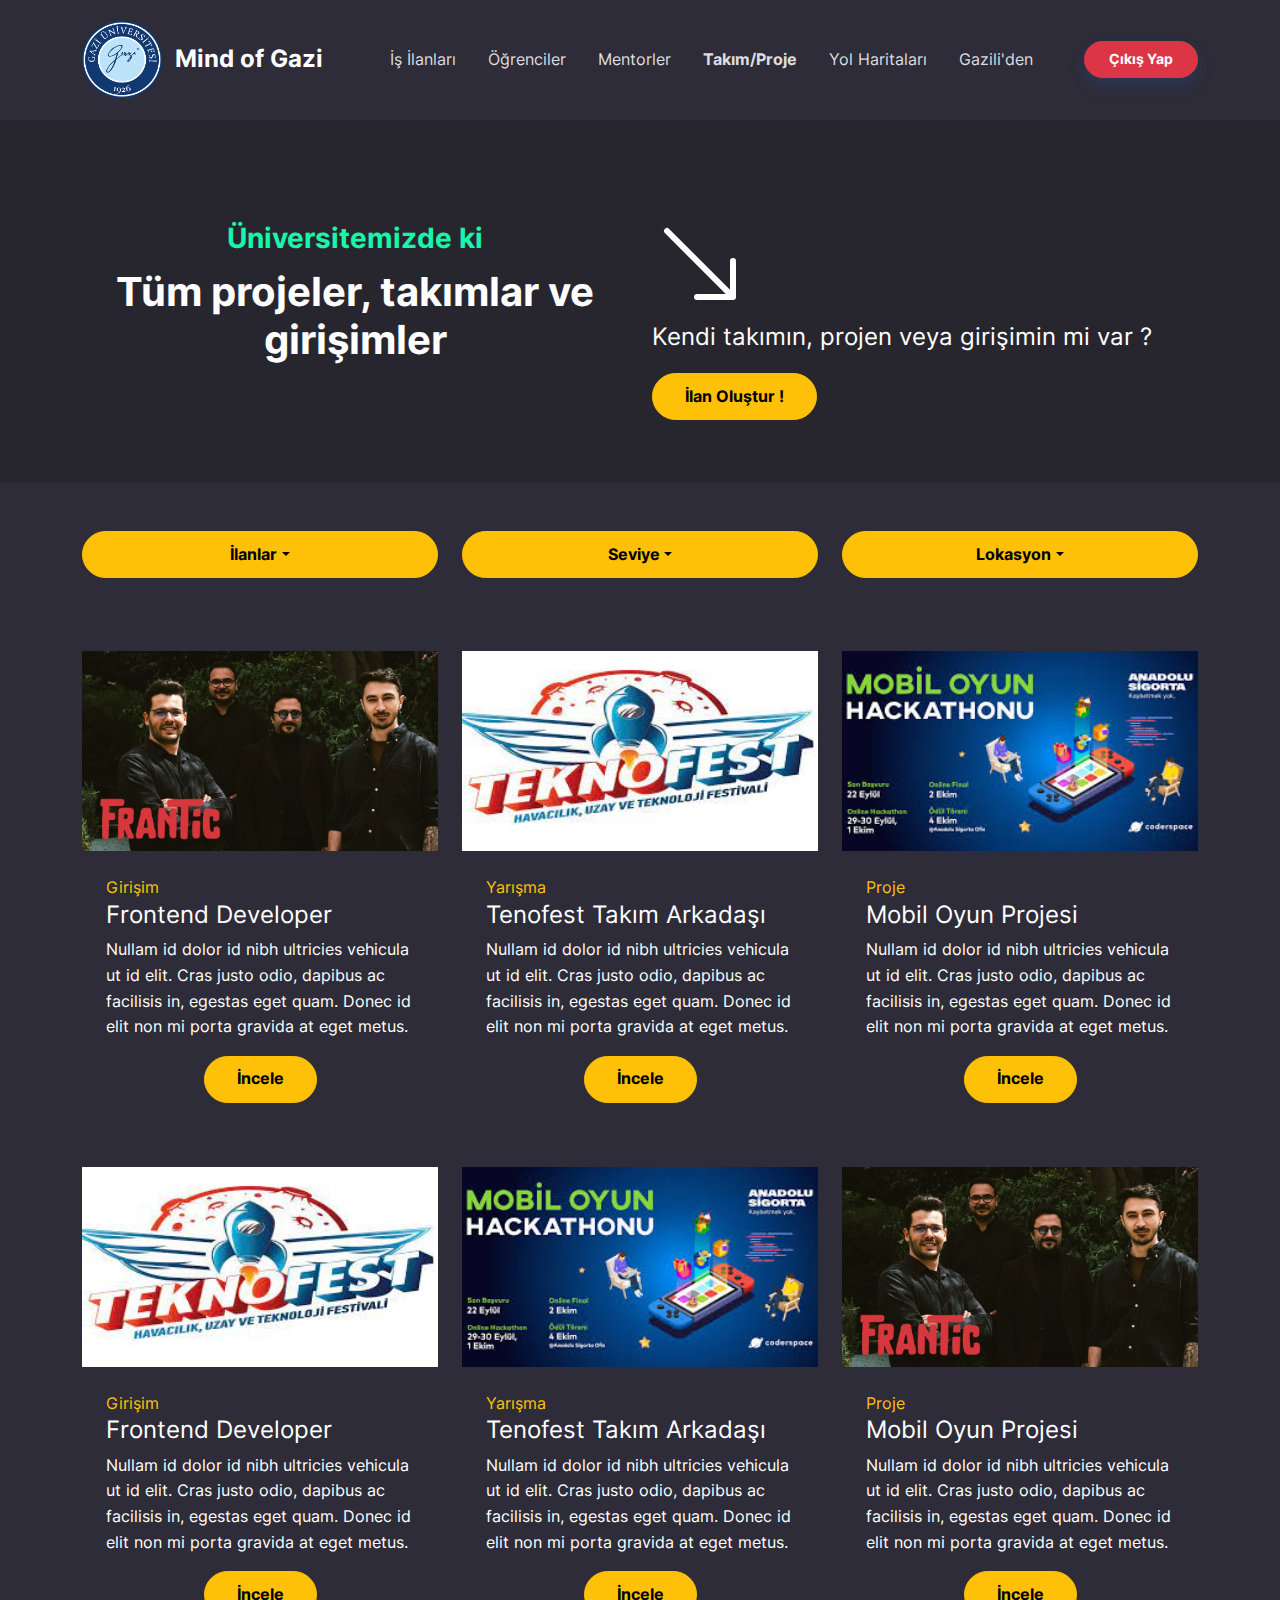
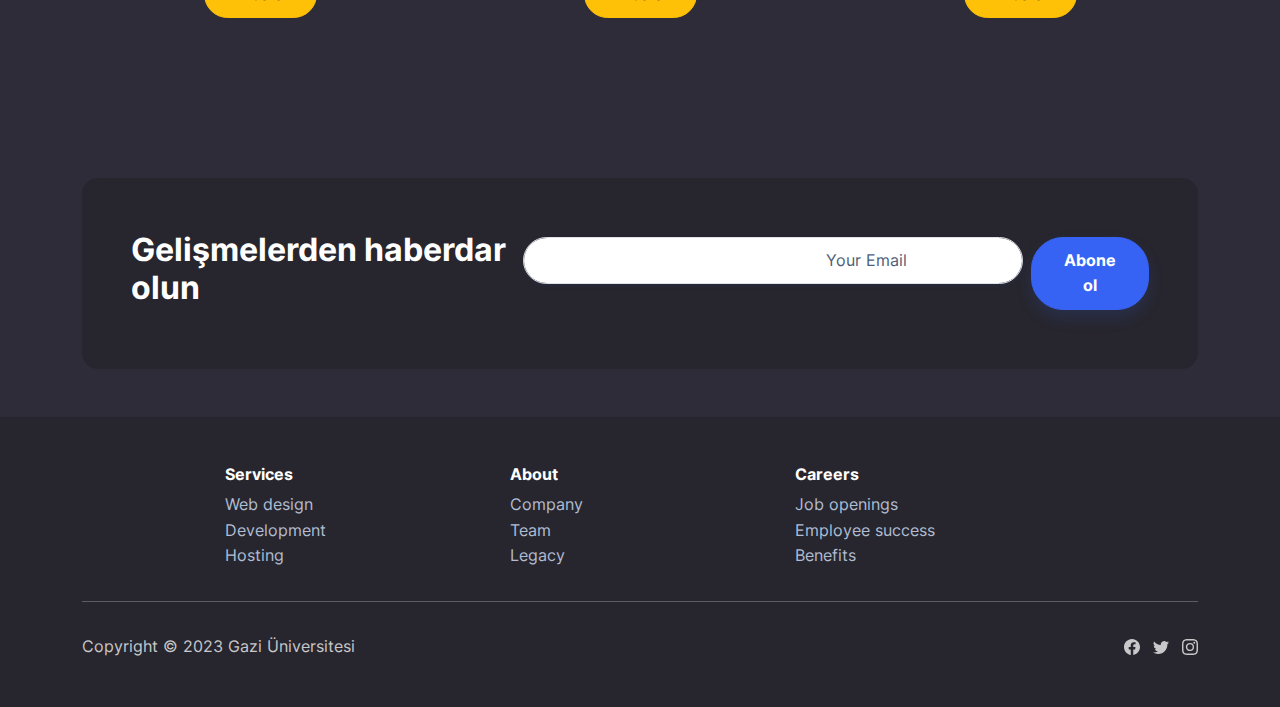
<file: team-project.html>
<!DOCTYPE html>
<html data-bs-theme="light" lang="en">

<head>
    <meta charset="utf-8">
    <meta name="viewport" content="width=device-width, initial-scale=1.0, shrink-to-fit=no">
    <title>Home - Brand</title>
    <link rel="stylesheet" href="assets/bootstrap/css/bootstrap.min.css">
    <link rel="stylesheet" href="assets/css/Inter.css">
    <link rel="stylesheet" href="assets/css/bs-theme-overrides.css">
    <link rel="stylesheet" href="https://cdnjs.cloudflare.com/ajax/libs/animate.css/3.5.2/animate.min.css">
    <link rel="stylesheet" href="assets/css/Contact-Details-icons.css">
    <link rel="stylesheet" href="assets/css/Testimonials-images.css">
</head>

<body>
    <!-- Start: Navbar Centered Links -->
    <nav class="navbar navbar-expand-xl sticky-top fs-5 py-3 navbar-dark" id="mainNav">
        <div class="container"><a class="navbar-brand d-flex align-items-center" href="/">
                <picture><img src="assets/img/4617d95e-de92-4809-8a94-3752295d3b37-gazi_universitesi_logo_2017.png" width="80" height="77"></picture><span class="fs-4" style="margin-left: 13px;">Mind of Gazi</span>
            </a><button data-bs-toggle="collapse" class="navbar-toggler" data-bs-target="#navcol-1"><span class="visually-hidden">Toggle navigation</span><span class="navbar-toggler-icon"></span></button>
            <div class="collapse navbar-collapse" id="navcol-1">
                <ul class="navbar-nav mx-auto">
                    <li class="nav-item"><a class="nav-link fs-6" href="index.html">İş İlanları</a></li>
                    <li class="nav-item"><a class="nav-link fs-6" href="students.html">Öğrenciler</a></li>
                    <li class="nav-item"><a class="nav-link fs-6" href="mentors.html">Mentorler</a></li>
                    <li class="nav-item"><a class="nav-link fs-6 active" href="team-project.html">Takım/Proje</a></li>
                    <li class="nav-item"><a class="nav-link fs-6" href="roadmaps.html">Yol Haritaları</a></li>
                    <li class="nav-item"><a class="nav-link fs-6" href="yours.html">Gazili'den</a></li>
                    <li class="nav-item"></li>
                    <li class="nav-item"></li>
                    <li class="nav-item"></li>
                    <li class="nav-item"></li>
                </ul><a class="btn btn-danger btn-sm shadow" role="button" href="sign-up.html">Çıkış Yap</a>
            </div>
        </div>
    </nav><!-- End: Navbar Centered Links -->
    <header class="bg-dark" style="padding-bottom: 63px;">
        <!-- Start: Hero Clean Reverse -->
        <div class="container pt-4 pt-xl-5">
            <div class="row pt-5">
                <div class="col-md-8 col-xl-6 col-xxl-6 text-center text-md-start mx-auto">
                    <div class="text-center">
                        <p class="fs-3 fw-bold text-success mb-2">Üniversitemizde ki</p>
                        <h1 class="fs-1 fw-bold d-inline float-end pulse animated" style="--bs-body-font-size: 31rem;">Tüm projeler, takımlar ve girişimler</h1>
                    </div>
                </div>
                <div class="col"><svg xmlns="http://www.w3.org/2000/svg" width="1em" height="1em" fill="currentColor" viewBox="0 0 16 16" class="bi bi-arrow-down-right" style="font-size: 96px;">
                        <path fill-rule="evenodd" d="M14 13.5a.5.5 0 0 1-.5.5h-6a.5.5 0 0 1 0-1h4.793L2.146 2.854a.5.5 0 1 1 .708-.708L13 12.293V7.5a.5.5 0 0 1 1 0z"></path>
                    </svg>
                    <h4 style="margin-top: 11px;">Kendi takımın, projen veya girişimin mi var ?&nbsp;&nbsp;</h4><button class="btn btn-warning" type="button" style="margin-top: 14px;">İlan Oluştur !</button>
                </div>
            </div>
        </div><!-- End: Hero Clean Reverse -->
    </header><!-- Start: Brands -->
    <section class="py-5" style="margin-bottom: -48px;">
        <!-- Start: 1 Row 3 Columns -->
        <div class="container">
            <div class="row">
                <div class="col-md-4">
                    <div class="dropdown"><button class="btn btn-warning dropdown-toggle w-100" aria-expanded="false" data-bs-toggle="dropdown" type="button" style="margin-bottom: 25px;">İlanlar</button>
                        <div class="dropdown-menu"><a class="dropdown-item" href="#">First Item</a><a class="dropdown-item" href="#">Second Item</a><a class="dropdown-item" href="#">Third Item</a></div>
                    </div>
                </div>
                <div class="col-md-4">
                    <div class="dropdown"><button class="btn btn-warning dropdown-toggle w-100" aria-expanded="false" data-bs-toggle="dropdown" type="button" style="margin-bottom: 25px;">Seviye</button>
                        <div class="dropdown-menu"><a class="dropdown-item" href="#">First Item</a><a class="dropdown-item" href="#">Second Item</a><a class="dropdown-item" href="#">Third Item</a></div>
                    </div>
                </div>
                <div class="col-md-4">
                    <div class="dropdown"><button class="btn btn-warning dropdown-toggle w-100" aria-expanded="false" data-bs-toggle="dropdown" type="button" style="margin-bottom: 25px;">Lokasyon</button>
                        <div class="dropdown-menu"><a class="dropdown-item" href="#">First Item</a><a class="dropdown-item" href="#">Second Item</a><a class="dropdown-item" href="#">Third Item</a></div>
                    </div>
                </div>
            </div>
        </div><!-- End: 1 Row 3 Columns -->
        <!-- Start: Articles Cards -->
        <div class="container py-4 py-xl-5">
            <div class="row gy-4 row-cols-1 row-cols-md-2 row-cols-xl-3" style="margin-bottom: 40px;">
                <div class="col">
                    <div class="card"><img class="card-img-top w-100 d-block fit-cover" style="height: 200px;" src="assets/img/frantic-games-1068x580.jpg">
                        <div class="card-body p-4">
                            <p class="text-warning card-text mb-0">Girişim</p>
                            <h4 class="card-title">Frontend Developer</h4>
                            <p class="card-text">Nullam id dolor id nibh ultricies vehicula ut id elit. Cras justo odio, dapibus ac facilisis in, egestas eget quam. Donec id elit non mi porta gravida at eget metus.</p>
                            <div style="text-align: center;"><button class="btn btn-warning" type="button">İncele</button></div>
                        </div>
                    </div>
                </div>
                <div class="col">
                    <div class="card"><img class="card-img-top w-100 d-block fit-cover" style="height: 200px;" src="assets/img/download.jpeg">
                        <div class="card-body p-4">
                            <p class="text-warning card-text mb-0">Yarışma</p>
                            <h4 class="card-title">Tenofest Takım Arkadaşı</h4>
                            <p class="card-text">Nullam id dolor id nibh ultricies vehicula ut id elit. Cras justo odio, dapibus ac facilisis in, egestas eget quam. Donec id elit non mi porta gravida at eget metus.</p>
                            <div style="text-align: center;"><button class="btn btn-warning" type="button">İncele</button></div>
                        </div>
                    </div>
                </div>
                <div class="col">
                    <div class="card"><img class="card-img-top w-100 d-block fit-cover" style="height: 200px;" src="assets/img/images.jpeg">
                        <div class="card-body p-4">
                            <p class="text-warning card-text mb-0">Proje</p>
                            <h4 class="card-title">Mobil Oyun Projesi</h4>
                            <p class="card-text">Nullam id dolor id nibh ultricies vehicula ut id elit. Cras justo odio, dapibus ac facilisis in, egestas eget quam. Donec id elit non mi porta gravida at eget metus.</p>
                            <div style="text-align: center;"><button class="btn btn-warning" type="button">İncele</button></div>
                        </div>
                    </div>
                </div>
            </div>
            <div class="row gy-4 row-cols-1 row-cols-md-2 row-cols-xl-3" style="margin-bottom: 40px;">
                <div class="col">
                    <div class="card"><img class="card-img-top w-100 d-block fit-cover" style="height: 200px;" src="assets/img/download.jpeg">
                        <div class="card-body p-4">
                            <p class="text-warning card-text mb-0">Girişim</p>
                            <h4 class="card-title">Frontend Developer</h4>
                            <p class="card-text">Nullam id dolor id nibh ultricies vehicula ut id elit. Cras justo odio, dapibus ac facilisis in, egestas eget quam. Donec id elit non mi porta gravida at eget metus.</p>
                            <div style="text-align: center;"><button class="btn btn-warning" type="button">İncele</button></div>
                        </div>
                    </div>
                </div>
                <div class="col">
                    <div class="card"><img class="card-img-top w-100 d-block fit-cover" style="height: 200px;" src="assets/img/images.jpeg">
                        <div class="card-body p-4">
                            <p class="text-warning card-text mb-0">Yarışma</p>
                            <h4 class="card-title">Tenofest Takım Arkadaşı</h4>
                            <p class="card-text">Nullam id dolor id nibh ultricies vehicula ut id elit. Cras justo odio, dapibus ac facilisis in, egestas eget quam. Donec id elit non mi porta gravida at eget metus.</p>
                            <div style="text-align: center;"><button class="btn btn-warning" type="button">İncele</button></div>
                        </div>
                    </div>
                </div>
                <div class="col">
                    <div class="card"><img class="card-img-top w-100 d-block fit-cover" style="height: 200px;" src="assets/img/frantic-games-1068x580.jpg">
                        <div class="card-body p-4">
                            <p class="text-warning card-text mb-0">Proje</p>
                            <h4 class="card-title">Mobil Oyun Projesi</h4>
                            <p class="card-text">Nullam id dolor id nibh ultricies vehicula ut id elit. Cras justo odio, dapibus ac facilisis in, egestas eget quam. Donec id elit non mi porta gravida at eget metus.</p>
                            <div style="text-align: center;"><button class="btn btn-warning" type="button">İncele</button></div>
                        </div>
                    </div>
                </div>
            </div>
        </div><!-- End: Articles Cards -->
    </section><!-- End: Brands -->
    <!-- Start: Newsletter Subscription Color -->
    <section class="py-5">
        <div class="container">
            <div class="bg-dark border rounded border-dark d-flex flex-column justify-content-between align-items-center flex-lg-row p-4 p-lg-5">
                <div class="text-center text-lg-start py-3 py-lg-1">
                    <h2 class="fw-bold mb-2">Gelişmelerden haberdar olun</h2>
                    <p class="mb-0"></p>
                </div>
                <form class="d-flex justify-content-center flex-wrap flex-lg-nowrap" method="post">
                    <div class="my-2"><input class="border rounded-pill shadow-sm form-control" type="email" name="email" placeholder="Your Email" style="padding-left: 302px;text-align: justify;"></div>
                    <div class="my-2"><button class="btn btn-primary shadow ms-2" type="submit">Abone ol</button></div>
                </form>
            </div>
        </div>
    </section><!-- End: Newsletter Subscription Color -->
    <!-- Start: Footer Multi Column -->
    <footer class="bg-dark">
        <div class="container py-4 py-lg-5">
            <div class="row justify-content-center">
                <!-- Start: Services -->
                <div class="col-sm-4 col-md-3 text-center text-lg-start d-flex flex-column">
                    <h3 class="fs-6 fw-bold">Services</h3>
                    <ul class="list-unstyled">
                        <li><a href="#">Web design</a></li>
                        <li><a href="#">Development</a></li>
                        <li><a href="#">Hosting</a></li>
                    </ul>
                </div><!-- End: Services -->
                <!-- Start: About -->
                <div class="col-sm-4 col-md-3 text-center text-lg-start d-flex flex-column">
                    <h3 class="fs-6 fw-bold">About</h3>
                    <ul class="list-unstyled">
                        <li><a href="#">Company</a></li>
                        <li><a href="#">Team</a></li>
                        <li><a href="#">Legacy</a></li>
                    </ul>
                </div><!-- End: About -->
                <!-- Start: Careers -->
                <div class="col-sm-4 col-md-3 text-center text-lg-start d-flex flex-column">
                    <h3 class="fs-6 fw-bold">Careers</h3>
                    <ul class="list-unstyled">
                        <li><a href="#">Job openings</a></li>
                        <li><a href="#">Employee success</a></li>
                        <li><a href="#">Benefits</a></li>
                    </ul>
                </div><!-- End: Careers -->
            </div>
            <hr>
            <div class="text-muted d-flex justify-content-between align-items-center pt-3">
                <p class="mb-0">Copyright © 2023 Gazi Üniversitesi</p>
                <ul class="list-inline mb-0">
                    <li class="list-inline-item"><svg xmlns="http://www.w3.org/2000/svg" width="1em" height="1em" fill="currentColor" viewBox="0 0 16 16" class="bi bi-facebook">
                            <path d="M16 8.049c0-4.446-3.582-8.05-8-8.05C3.58 0-.002 3.603-.002 8.05c0 4.017 2.926 7.347 6.75 7.951v-5.625h-2.03V8.05H6.75V6.275c0-2.017 1.195-3.131 3.022-3.131.876 0 1.791.157 1.791.157v1.98h-1.009c-.993 0-1.303.621-1.303 1.258v1.51h2.218l-.354 2.326H9.25V16c3.824-.604 6.75-3.934 6.75-7.951"></path>
                        </svg></li>
                    <li class="list-inline-item"><svg xmlns="http://www.w3.org/2000/svg" width="1em" height="1em" fill="currentColor" viewBox="0 0 16 16" class="bi bi-twitter">
                            <path d="M5.026 15c6.038 0 9.341-5.003 9.341-9.334 0-.14 0-.282-.006-.422A6.685 6.685 0 0 0 16 3.542a6.658 6.658 0 0 1-1.889.518 3.301 3.301 0 0 0 1.447-1.817 6.533 6.533 0 0 1-2.087.793A3.286 3.286 0 0 0 7.875 6.03a9.325 9.325 0 0 1-6.767-3.429 3.289 3.289 0 0 0 1.018 4.382A3.323 3.323 0 0 1 .64 6.575v.045a3.288 3.288 0 0 0 2.632 3.218 3.203 3.203 0 0 1-.865.115 3.23 3.23 0 0 1-.614-.057 3.283 3.283 0 0 0 3.067 2.277A6.588 6.588 0 0 1 .78 13.58a6.32 6.32 0 0 1-.78-.045A9.344 9.344 0 0 0 5.026 15"></path>
                        </svg></li>
                    <li class="list-inline-item"><svg xmlns="http://www.w3.org/2000/svg" width="1em" height="1em" fill="currentColor" viewBox="0 0 16 16" class="bi bi-instagram">
                            <path d="M8 0C5.829 0 5.556.01 4.703.048 3.85.088 3.269.222 2.76.42a3.917 3.917 0 0 0-1.417.923A3.927 3.927 0 0 0 .42 2.76C.222 3.268.087 3.85.048 4.7.01 5.555 0 5.827 0 8.001c0 2.172.01 2.444.048 3.297.04.852.174 1.433.372 1.942.205.526.478.972.923 1.417.444.445.89.719 1.416.923.51.198 1.09.333 1.942.372C5.555 15.99 5.827 16 8 16s2.444-.01 3.298-.048c.851-.04 1.434-.174 1.943-.372a3.916 3.916 0 0 0 1.416-.923c.445-.445.718-.891.923-1.417.197-.509.332-1.09.372-1.942C15.99 10.445 16 10.173 16 8s-.01-2.445-.048-3.299c-.04-.851-.175-1.433-.372-1.941a3.926 3.926 0 0 0-.923-1.417A3.911 3.911 0 0 0 13.24.42c-.51-.198-1.092-.333-1.943-.372C10.443.01 10.172 0 7.998 0h.003zm-.717 1.442h.718c2.136 0 2.389.007 3.232.046.78.035 1.204.166 1.486.275.373.145.64.319.92.599.28.28.453.546.598.92.11.281.24.705.275 1.485.039.843.047 1.096.047 3.231s-.008 2.389-.047 3.232c-.035.78-.166 1.203-.275 1.485a2.47 2.47 0 0 1-.599.919c-.28.28-.546.453-.92.598-.28.11-.704.24-1.485.276-.843.038-1.096.047-3.232.047s-2.39-.009-3.233-.047c-.78-.036-1.203-.166-1.485-.276a2.478 2.478 0 0 1-.92-.598 2.48 2.48 0 0 1-.6-.92c-.109-.281-.24-.705-.275-1.485-.038-.843-.046-1.096-.046-3.233 0-2.136.008-2.388.046-3.231.036-.78.166-1.204.276-1.486.145-.373.319-.64.599-.92.28-.28.546-.453.92-.598.282-.11.705-.24 1.485-.276.738-.034 1.024-.044 2.515-.045v.002zm4.988 1.328a.96.96 0 1 0 0 1.92.96.96 0 0 0 0-1.92zm-4.27 1.122a4.109 4.109 0 1 0 0 8.217 4.109 4.109 0 0 0 0-8.217zm0 1.441a2.667 2.667 0 1 1 0 5.334 2.667 2.667 0 0 1 0-5.334"></path>
                        </svg></li>
                </ul>
            </div>
        </div>
    </footer><!-- End: Footer Multi Column -->
    <script src="https://cdn.jsdelivr.net/npm/bootstrap@5.3.2/dist/js/bootstrap.bundle.min.js"></script>
    <script src="assets/js/bs-init.js"></script>
    <script src="assets/js/bold-and-dark.js"></script>
    <script src="assets/js/untitled.js"></script>
</body>

</html>
</file>
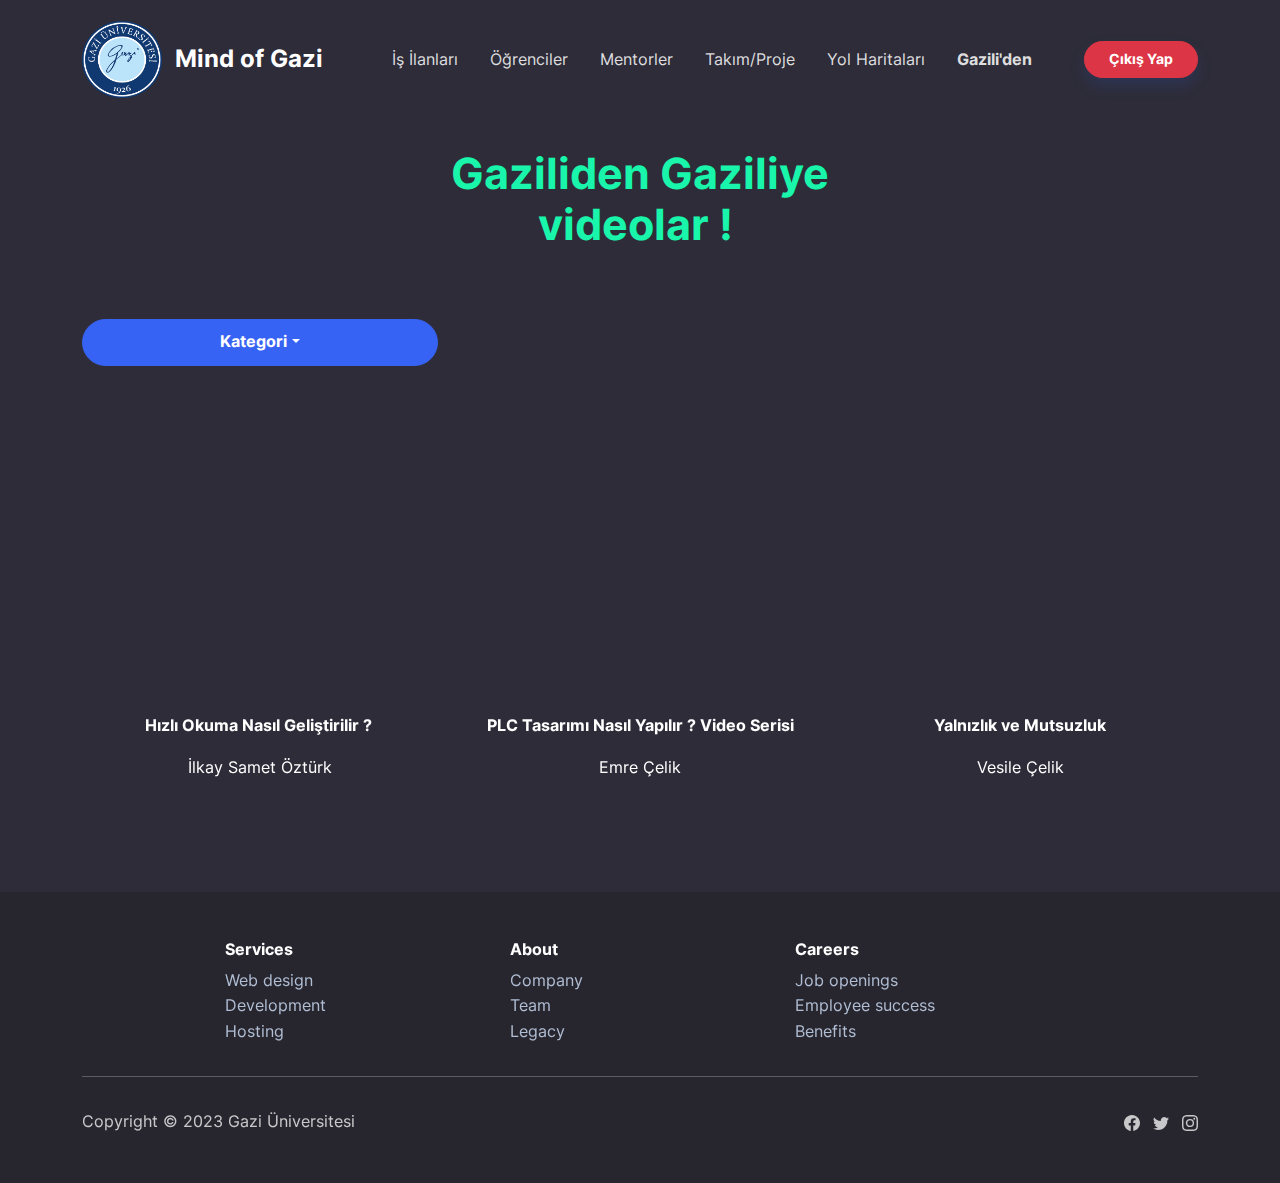
<file: yours.html>
<!DOCTYPE html>
<html data-bs-theme="light" lang="en">

<head>
    <meta charset="utf-8">
    <meta name="viewport" content="width=device-width, initial-scale=1.0, shrink-to-fit=no">
    <title>Services - Brand</title>
    <link rel="stylesheet" href="assets/bootstrap/css/bootstrap.min.css">
    <link rel="stylesheet" href="assets/css/Inter.css">
    <link rel="stylesheet" href="assets/css/bs-theme-overrides.css">
    <link rel="stylesheet" href="https://cdnjs.cloudflare.com/ajax/libs/animate.css/3.5.2/animate.min.css">
    <link rel="stylesheet" href="assets/css/Contact-Details-icons.css">
    <link rel="stylesheet" href="assets/css/Testimonials-images.css">
</head>

<body>
    <!-- Start: Navbar Centered Links -->
    <nav class="navbar navbar-expand-xl sticky-top fs-5 py-3 navbar-dark" id="mainNav">
        <div class="container"><a class="navbar-brand d-flex align-items-center" href="/">
                <picture><img src="assets/img/4617d95e-de92-4809-8a94-3752295d3b37-gazi_universitesi_logo_2017.png" width="80" height="77"></picture><span class="fs-4" style="margin-left: 13px;">Mind of Gazi</span>
            </a><button data-bs-toggle="collapse" class="navbar-toggler" data-bs-target="#navcol-1"><span class="visually-hidden">Toggle navigation</span><span class="navbar-toggler-icon"></span></button>
            <div class="collapse navbar-collapse" id="navcol-1">
                <ul class="navbar-nav mx-auto">
                    <li class="nav-item"><a class="nav-link fs-6" href="index.html">İş İlanları</a></li>
                    <li class="nav-item"><a class="nav-link fs-6" href="students.html">Öğrenciler</a></li>
                    <li class="nav-item"><a class="nav-link fs-6" href="mentors.html">Mentorler</a></li>
                    <li class="nav-item"><a class="nav-link fs-6" href="team-project.html">Takım/Proje</a></li>
                    <li class="nav-item"><a class="nav-link fs-6" href="roadmaps.html">Yol Haritaları</a></li>
                    <li class="nav-item"><a class="nav-link fs-6 active" href="yours.html">Gazili'den</a></li>
                    <li class="nav-item"></li>
                    <li class="nav-item"></li>
                    <li class="nav-item"></li>
                    <li class="nav-item"></li>
                </ul><a class="btn btn-danger btn-sm shadow" role="button" href="sign-up.html">Çıkış Yap</a>
            </div>
        </div>
    </nav><!-- End: Navbar Centered Links -->
    <section class="py-5" style="padding-top: 19px;margin-top: -68px;">
        <!-- Start: Features Cards -->
        <div class="container py-5" style="padding-bottom: 80px;margin-bottom: -104px;">
            <div class="row mb-4 mb-lg-5">
                <div class="col-md-8 col-xl-6 text-center mx-auto">
                    <h3 class="fw-bold text-success pulse animated" style="font-size: 43px;">Gaziliden Gaziliye videolar !&nbsp;</h3>
                </div>
            </div>
        </div><!-- End: Features Cards -->
        <!-- Start: Articles Cards -->
        <div class="container py-4 py-xl-5" style="margin-top: 20px;">
            <div class="row">
                <div class="col-md-4">
                    <div class="dropdown"><button class="btn btn-primary dropdown-toggle w-100" aria-expanded="false" data-bs-toggle="dropdown" type="button" style="margin-bottom: 25px;">Kategori</button>
                        <div class="dropdown-menu"><a class="dropdown-item" href="#">First Item</a><a class="dropdown-item" href="#">Second Item</a><a class="dropdown-item" href="#">Third Item</a></div>
                    </div>
                </div>
                <div class="col-md-4"></div>
                <div class="col-md-4"></div>
            </div>
            <div class="row gy-4 row-cols-1 row-cols-md-2 row-cols-xl-3">
                <div class="col" style="text-align: center;"><iframe allowfullscreen="" frameborder="0" width="350" height="315" src="https://www.youtube.com/embed/U186FiUFN_Q"></iframe>
                    <p class="fw-bold">Hızlı Okuma Nasıl Geliştirilir ?&nbsp;</p>
                    <p>İlkay Samet Öztürk</p>
                </div>
                <div class="col" style="text-align: center;"><iframe allowfullscreen="" frameborder="0" width="350" height="315" src="https://www.youtube.com/embed/tgbNymZ7vqY"></iframe>
                    <p class="fw-bold">PLC Tasarımı Nasıl Yapılır ? Video Serisi</p>
                    <p>Emre Çelik</p>
                </div>
                <div class="col" style="text-align: center;"><iframe allowfullscreen="" frameborder="0" width="350" height="315" src="https://www.youtube.com/embed/U186FiUFN_Q"></iframe>
                    <p class="fw-bold">Yalnızlık ve Mutsuzluk</p>
                    <p>Vesile Çelik</p>
                </div>
            </div>
        </div><!-- End: Articles Cards -->
    </section><!-- Start: Footer Multi Column -->
    <footer class="bg-dark">
        <div class="container py-4 py-lg-5">
            <div class="row justify-content-center">
                <!-- Start: Services -->
                <div class="col-sm-4 col-md-3 text-center text-lg-start d-flex flex-column">
                    <h3 class="fs-6 fw-bold">Services</h3>
                    <ul class="list-unstyled">
                        <li><a href="#">Web design</a></li>
                        <li><a href="#">Development</a></li>
                        <li><a href="#">Hosting</a></li>
                    </ul>
                </div><!-- End: Services -->
                <!-- Start: About -->
                <div class="col-sm-4 col-md-3 text-center text-lg-start d-flex flex-column">
                    <h3 class="fs-6 fw-bold">About</h3>
                    <ul class="list-unstyled">
                        <li><a href="#">Company</a></li>
                        <li><a href="#">Team</a></li>
                        <li><a href="#">Legacy</a></li>
                    </ul>
                </div><!-- End: About -->
                <!-- Start: Careers -->
                <div class="col-sm-4 col-md-3 text-center text-lg-start d-flex flex-column">
                    <h3 class="fs-6 fw-bold">Careers</h3>
                    <ul class="list-unstyled">
                        <li><a href="#">Job openings</a></li>
                        <li><a href="#">Employee success</a></li>
                        <li><a href="#">Benefits</a></li>
                    </ul>
                </div><!-- End: Careers -->
            </div>
            <hr>
            <div class="text-muted d-flex justify-content-between align-items-center pt-3">
                <p class="mb-0">Copyright © 2023 Gazi Üniversitesi</p>
                <ul class="list-inline mb-0">
                    <li class="list-inline-item"><svg xmlns="http://www.w3.org/2000/svg" width="1em" height="1em" fill="currentColor" viewBox="0 0 16 16" class="bi bi-facebook">
                            <path d="M16 8.049c0-4.446-3.582-8.05-8-8.05C3.58 0-.002 3.603-.002 8.05c0 4.017 2.926 7.347 6.75 7.951v-5.625h-2.03V8.05H6.75V6.275c0-2.017 1.195-3.131 3.022-3.131.876 0 1.791.157 1.791.157v1.98h-1.009c-.993 0-1.303.621-1.303 1.258v1.51h2.218l-.354 2.326H9.25V16c3.824-.604 6.75-3.934 6.75-7.951"></path>
                        </svg></li>
                    <li class="list-inline-item"><svg xmlns="http://www.w3.org/2000/svg" width="1em" height="1em" fill="currentColor" viewBox="0 0 16 16" class="bi bi-twitter">
                            <path d="M5.026 15c6.038 0 9.341-5.003 9.341-9.334 0-.14 0-.282-.006-.422A6.685 6.685 0 0 0 16 3.542a6.658 6.658 0 0 1-1.889.518 3.301 3.301 0 0 0 1.447-1.817 6.533 6.533 0 0 1-2.087.793A3.286 3.286 0 0 0 7.875 6.03a9.325 9.325 0 0 1-6.767-3.429 3.289 3.289 0 0 0 1.018 4.382A3.323 3.323 0 0 1 .64 6.575v.045a3.288 3.288 0 0 0 2.632 3.218 3.203 3.203 0 0 1-.865.115 3.23 3.23 0 0 1-.614-.057 3.283 3.283 0 0 0 3.067 2.277A6.588 6.588 0 0 1 .78 13.58a6.32 6.32 0 0 1-.78-.045A9.344 9.344 0 0 0 5.026 15"></path>
                        </svg></li>
                    <li class="list-inline-item"><svg xmlns="http://www.w3.org/2000/svg" width="1em" height="1em" fill="currentColor" viewBox="0 0 16 16" class="bi bi-instagram">
                            <path d="M8 0C5.829 0 5.556.01 4.703.048 3.85.088 3.269.222 2.76.42a3.917 3.917 0 0 0-1.417.923A3.927 3.927 0 0 0 .42 2.76C.222 3.268.087 3.85.048 4.7.01 5.555 0 5.827 0 8.001c0 2.172.01 2.444.048 3.297.04.852.174 1.433.372 1.942.205.526.478.972.923 1.417.444.445.89.719 1.416.923.51.198 1.09.333 1.942.372C5.555 15.99 5.827 16 8 16s2.444-.01 3.298-.048c.851-.04 1.434-.174 1.943-.372a3.916 3.916 0 0 0 1.416-.923c.445-.445.718-.891.923-1.417.197-.509.332-1.09.372-1.942C15.99 10.445 16 10.173 16 8s-.01-2.445-.048-3.299c-.04-.851-.175-1.433-.372-1.941a3.926 3.926 0 0 0-.923-1.417A3.911 3.911 0 0 0 13.24.42c-.51-.198-1.092-.333-1.943-.372C10.443.01 10.172 0 7.998 0h.003zm-.717 1.442h.718c2.136 0 2.389.007 3.232.046.78.035 1.204.166 1.486.275.373.145.64.319.92.599.28.28.453.546.598.92.11.281.24.705.275 1.485.039.843.047 1.096.047 3.231s-.008 2.389-.047 3.232c-.035.78-.166 1.203-.275 1.485a2.47 2.47 0 0 1-.599.919c-.28.28-.546.453-.92.598-.28.11-.704.24-1.485.276-.843.038-1.096.047-3.232.047s-2.39-.009-3.233-.047c-.78-.036-1.203-.166-1.485-.276a2.478 2.478 0 0 1-.92-.598 2.48 2.48 0 0 1-.6-.92c-.109-.281-.24-.705-.275-1.485-.038-.843-.046-1.096-.046-3.233 0-2.136.008-2.388.046-3.231.036-.78.166-1.204.276-1.486.145-.373.319-.64.599-.92.28-.28.546-.453.92-.598.282-.11.705-.24 1.485-.276.738-.034 1.024-.044 2.515-.045v.002zm4.988 1.328a.96.96 0 1 0 0 1.92.96.96 0 0 0 0-1.92zm-4.27 1.122a4.109 4.109 0 1 0 0 8.217 4.109 4.109 0 0 0 0-8.217zm0 1.441a2.667 2.667 0 1 1 0 5.334 2.667 2.667 0 0 1 0-5.334"></path>
                        </svg></li>
                </ul>
            </div>
        </div>
    </footer><!-- End: Footer Multi Column -->
    <script src="https://cdn.jsdelivr.net/npm/bootstrap@5.3.2/dist/js/bootstrap.bundle.min.js"></script>
    <script src="assets/js/bs-init.js"></script>
    <script src="assets/js/bold-and-dark.js"></script>
    <script src="assets/js/untitled.js"></script>
</body>

</html>
</file>
<file: assets/css/Inter.css>
@font-face {
	font-family: 'Inter';
	src: url(../../assets/fonts/Inter-da21e2a50eca13b79acef898ed518608.woff2) format('woff2');
	font-weight: 300;
	font-style: normal;
	font-display: swap;
	unicode-range: U+0460-052F, U+1C80-1C88, U+20B4, U+2DE0-2DFF, U+A640-A69F, U+FE2E-FE2F;
}

@font-face {
	font-family: 'Inter';
	src: url(../../assets/fonts/Inter-9aaca75401cd5a476ff169996a7dbd74.woff2) format('woff2');
	font-weight: 300;
	font-style: normal;
	font-display: swap;
	unicode-range: U+0301, U+0400-045F, U+0490-0491, U+04B0-04B1, U+2116;
}

@font-face {
	font-family: 'Inter';
	src: url(../../assets/fonts/Inter-e35137e847da8b6772f9408648e42329.woff2) format('woff2');
	font-weight: 300;
	font-style: normal;
	font-display: swap;
	unicode-range: U+1F00-1FFF;
}

@font-face {
	font-family: 'Inter';
	src: url(../../assets/fonts/Inter-59bee25d5264d62b70eb26b456ed9252.woff2) format('woff2');
	font-weight: 300;
	font-style: normal;
	font-display: swap;
	unicode-range: U+0370-03FF;
}

@font-face {
	font-family: 'Inter';
	src: url(../../assets/fonts/Inter-7e0cf2fff049385210eb883187001d6c.woff2) format('woff2');
	font-weight: 300;
	font-style: normal;
	font-display: swap;
	unicode-range: U+0102-0103, U+0110-0111, U+0128-0129, U+0168-0169, U+01A0-01A1, U+01AF-01B0, U+0300-0301, U+0303-0304, U+0308-0309, U+0323, U+0329, U+1EA0-1EF9, U+20AB;
}

@font-face {
	font-family: 'Inter';
	src: url(../../assets/fonts/Inter-9ebc94d3c77fd5d2da5c32867a6e10bf.woff2) format('woff2');
	font-weight: 300;
	font-style: normal;
	font-display: swap;
	unicode-range: U+0100-02AF, U+0304, U+0308, U+0329, U+1E00-1E9F, U+1EF2-1EFF, U+2020, U+20A0-20AB, U+20AD-20CF, U+2113, U+2C60-2C7F, U+A720-A7FF;
}

@font-face {
	font-family: 'Inter';
	src: url(../../assets/fonts/Inter-396ef5b9aadd406fff1fadda3447adb8.woff2) format('woff2');
	font-weight: 300;
	font-style: normal;
	font-display: swap;
	unicode-range: U+0000-00FF, U+0131, U+0152-0153, U+02BB-02BC, U+02C6, U+02DA, U+02DC, U+0304, U+0308, U+0329, U+2000-206F, U+2074, U+20AC, U+2122, U+2191, U+2193, U+2212, U+2215, U+FEFF, U+FFFD;
}

@font-face {
	font-family: 'Inter';
	src: url(../../assets/fonts/Inter-da21e2a50eca13b79acef898ed518608.woff2) format('woff2');
	font-weight: 400;
	font-style: normal;
	font-display: swap;
	unicode-range: U+0460-052F, U+1C80-1C88, U+20B4, U+2DE0-2DFF, U+A640-A69F, U+FE2E-FE2F;
}

@font-face {
	font-family: 'Inter';
	src: url(../../assets/fonts/Inter-9aaca75401cd5a476ff169996a7dbd74.woff2) format('woff2');
	font-weight: 400;
	font-style: normal;
	font-display: swap;
	unicode-range: U+0301, U+0400-045F, U+0490-0491, U+04B0-04B1, U+2116;
}

@font-face {
	font-family: 'Inter';
	src: url(../../assets/fonts/Inter-e35137e847da8b6772f9408648e42329.woff2) format('woff2');
	font-weight: 400;
	font-style: normal;
	font-display: swap;
	unicode-range: U+1F00-1FFF;
}

@font-face {
	font-family: 'Inter';
	src: url(../../assets/fonts/Inter-59bee25d5264d62b70eb26b456ed9252.woff2) format('woff2');
	font-weight: 400;
	font-style: normal;
	font-display: swap;
	unicode-range: U+0370-03FF;
}

@font-face {
	font-family: 'Inter';
	src: url(../../assets/fonts/Inter-7e0cf2fff049385210eb883187001d6c.woff2) format('woff2');
	font-weight: 400;
	font-style: normal;
	font-display: swap;
	unicode-range: U+0102-0103, U+0110-0111, U+0128-0129, U+0168-0169, U+01A0-01A1, U+01AF-01B0, U+0300-0301, U+0303-0304, U+0308-0309, U+0323, U+0329, U+1EA0-1EF9, U+20AB;
}

@font-face {
	font-family: 'Inter';
	src: url(../../assets/fonts/Inter-9ebc94d3c77fd5d2da5c32867a6e10bf.woff2) format('woff2');
	font-weight: 400;
	font-style: normal;
	font-display: swap;
	unicode-range: U+0100-02AF, U+0304, U+0308, U+0329, U+1E00-1E9F, U+1EF2-1EFF, U+2020, U+20A0-20AB, U+20AD-20CF, U+2113, U+2C60-2C7F, U+A720-A7FF;
}

@font-face {
	font-family: 'Inter';
	src: url(../../assets/fonts/Inter-396ef5b9aadd406fff1fadda3447adb8.woff2) format('woff2');
	font-weight: 400;
	font-style: normal;
	font-display: swap;
	unicode-range: U+0000-00FF, U+0131, U+0152-0153, U+02BB-02BC, U+02C6, U+02DA, U+02DC, U+0304, U+0308, U+0329, U+2000-206F, U+2074, U+20AC, U+2122, U+2191, U+2193, U+2212, U+2215, U+FEFF, U+FFFD;
}

@font-face {
	font-family: 'Inter';
	src: url(../../assets/fonts/Inter-da21e2a50eca13b79acef898ed518608.woff2) format('woff2');
	font-weight: 600;
	font-style: normal;
	font-display: swap;
	unicode-range: U+0460-052F, U+1C80-1C88, U+20B4, U+2DE0-2DFF, U+A640-A69F, U+FE2E-FE2F;
}

@font-face {
	font-family: 'Inter';
	src: url(../../assets/fonts/Inter-9aaca75401cd5a476ff169996a7dbd74.woff2) format('woff2');
	font-weight: 600;
	font-style: normal;
	font-display: swap;
	unicode-range: U+0301, U+0400-045F, U+0490-0491, U+04B0-04B1, U+2116;
}

@font-face {
	font-family: 'Inter';
	src: url(../../assets/fonts/Inter-e35137e847da8b6772f9408648e42329.woff2) format('woff2');
	font-weight: 600;
	font-style: normal;
	font-display: swap;
	unicode-range: U+1F00-1FFF;
}

@font-face {
	font-family: 'Inter';
	src: url(../../assets/fonts/Inter-59bee25d5264d62b70eb26b456ed9252.woff2) format('woff2');
	font-weight: 600;
	font-style: normal;
	font-display: swap;
	unicode-range: U+0370-03FF;
}

@font-face {
	font-family: 'Inter';
	src: url(../../assets/fonts/Inter-7e0cf2fff049385210eb883187001d6c.woff2) format('woff2');
	font-weight: 600;
	font-style: normal;
	font-display: swap;
	unicode-range: U+0102-0103, U+0110-0111, U+0128-0129, U+0168-0169, U+01A0-01A1, U+01AF-01B0, U+0300-0301, U+0303-0304, U+0308-0309, U+0323, U+0329, U+1EA0-1EF9, U+20AB;
}

@font-face {
	font-family: 'Inter';
	src: url(../../assets/fonts/Inter-9ebc94d3c77fd5d2da5c32867a6e10bf.woff2) format('woff2');
	font-weight: 600;
	font-style: normal;
	font-display: swap;
	unicode-range: U+0100-02AF, U+0304, U+0308, U+0329, U+1E00-1E9F, U+1EF2-1EFF, U+2020, U+20A0-20AB, U+20AD-20CF, U+2113, U+2C60-2C7F, U+A720-A7FF;
}

@font-face {
	font-family: 'Inter';
	src: url(../../assets/fonts/Inter-396ef5b9aadd406fff1fadda3447adb8.woff2) format('woff2');
	font-weight: 600;
	font-style: normal;
	font-display: swap;
	unicode-range: U+0000-00FF, U+0131, U+0152-0153, U+02BB-02BC, U+02C6, U+02DA, U+02DC, U+0304, U+0308, U+0329, U+2000-206F, U+2074, U+20AC, U+2122, U+2191, U+2193, U+2212, U+2215, U+FEFF, U+FFFD;
}

@font-face {
	font-family: 'Inter';
	src: url(../../assets/fonts/Inter-da21e2a50eca13b79acef898ed518608.woff2) format('woff2');
	font-weight: 700;
	font-style: normal;
	font-display: swap;
	unicode-range: U+0460-052F, U+1C80-1C88, U+20B4, U+2DE0-2DFF, U+A640-A69F, U+FE2E-FE2F;
}

@font-face {
	font-family: 'Inter';
	src: url(../../assets/fonts/Inter-9aaca75401cd5a476ff169996a7dbd74.woff2) format('woff2');
	font-weight: 700;
	font-style: normal;
	font-display: swap;
	unicode-range: U+0301, U+0400-045F, U+0490-0491, U+04B0-04B1, U+2116;
}

@font-face {
	font-family: 'Inter';
	src: url(../../assets/fonts/Inter-e35137e847da8b6772f9408648e42329.woff2) format('woff2');
	font-weight: 700;
	font-style: normal;
	font-display: swap;
	unicode-range: U+1F00-1FFF;
}

@font-face {
	font-family: 'Inter';
	src: url(../../assets/fonts/Inter-59bee25d5264d62b70eb26b456ed9252.woff2) format('woff2');
	font-weight: 700;
	font-style: normal;
	font-display: swap;
	unicode-range: U+0370-03FF;
}

@font-face {
	font-family: 'Inter';
	src: url(../../assets/fonts/Inter-7e0cf2fff049385210eb883187001d6c.woff2) format('woff2');
	font-weight: 700;
	font-style: normal;
	font-display: swap;
	unicode-range: U+0102-0103, U+0110-0111, U+0128-0129, U+0168-0169, U+01A0-01A1, U+01AF-01B0, U+0300-0301, U+0303-0304, U+0308-0309, U+0323, U+0329, U+1EA0-1EF9, U+20AB;
}

@font-face {
	font-family: 'Inter';
	src: url(../../assets/fonts/Inter-9ebc94d3c77fd5d2da5c32867a6e10bf.woff2) format('woff2');
	font-weight: 700;
	font-style: normal;
	font-display: swap;
	unicode-range: U+0100-02AF, U+0304, U+0308, U+0329, U+1E00-1E9F, U+1EF2-1EFF, U+2020, U+20A0-20AB, U+20AD-20CF, U+2113, U+2C60-2C7F, U+A720-A7FF;
}

@font-face {
	font-family: 'Inter';
	src: url(../../assets/fonts/Inter-396ef5b9aadd406fff1fadda3447adb8.woff2) format('woff2');
	font-weight: 700;
	font-style: normal;
	font-display: swap;
	unicode-range: U+0000-00FF, U+0131, U+0152-0153, U+02BB-02BC, U+02C6, U+02DA, U+02DC, U+0304, U+0308, U+0329, U+2000-206F, U+2074, U+20AC, U+2122, U+2191, U+2193, U+2212, U+2215, U+FEFF, U+FFFD;
}

@font-face {
	font-family: 'Inter';
	src: url(../../assets/fonts/Inter-da21e2a50eca13b79acef898ed518608.woff2) format('woff2');
	font-weight: 800;
	font-style: normal;
	font-display: swap;
	unicode-range: U+0460-052F, U+1C80-1C88, U+20B4, U+2DE0-2DFF, U+A640-A69F, U+FE2E-FE2F;
}

@font-face {
	font-family: 'Inter';
	src: url(../../assets/fonts/Inter-9aaca75401cd5a476ff169996a7dbd74.woff2) format('woff2');
	font-weight: 800;
	font-style: normal;
	font-display: swap;
	unicode-range: U+0301, U+0400-045F, U+0490-0491, U+04B0-04B1, U+2116;
}

@font-face {
	font-family: 'Inter';
	src: url(../../assets/fonts/Inter-e35137e847da8b6772f9408648e42329.woff2) format('woff2');
	font-weight: 800;
	font-style: normal;
	font-display: swap;
	unicode-range: U+1F00-1FFF;
}

@font-face {
	font-family: 'Inter';
	src: url(../../assets/fonts/Inter-59bee25d5264d62b70eb26b456ed9252.woff2) format('woff2');
	font-weight: 800;
	font-style: normal;
	font-display: swap;
	unicode-range: U+0370-03FF;
}

@font-face {
	font-family: 'Inter';
	src: url(../../assets/fonts/Inter-7e0cf2fff049385210eb883187001d6c.woff2) format('woff2');
	font-weight: 800;
	font-style: normal;
	font-display: swap;
	unicode-range: U+0102-0103, U+0110-0111, U+0128-0129, U+0168-0169, U+01A0-01A1, U+01AF-01B0, U+0300-0301, U+0303-0304, U+0308-0309, U+0323, U+0329, U+1EA0-1EF9, U+20AB;
}

@font-face {
	font-family: 'Inter';
	src: url(../../assets/fonts/Inter-9ebc94d3c77fd5d2da5c32867a6e10bf.woff2) format('woff2');
	font-weight: 800;
	font-style: normal;
	font-display: swap;
	unicode-range: U+0100-02AF, U+0304, U+0308, U+0329, U+1E00-1E9F, U+1EF2-1EFF, U+2020, U+20A0-20AB, U+20AD-20CF, U+2113, U+2C60-2C7F, U+A720-A7FF;
}

@font-face {
	font-family: 'Inter';
	src: url(../../assets/fonts/Inter-396ef5b9aadd406fff1fadda3447adb8.woff2) format('woff2');
	font-weight: 800;
	font-style: normal;
	font-display: swap;
	unicode-range: U+0000-00FF, U+0131, U+0152-0153, U+02BB-02BC, U+02C6, U+02DA, U+02DC, U+0304, U+0308, U+0329, U+2000-206F, U+2074, U+20AC, U+2122, U+2191, U+2193, U+2212, U+2215, U+FEFF, U+FFFD;
}
</file>
<file: assets/css/bs-theme-overrides.css>
:root, [data-bs-theme=light] {
  --bs-secondary: #f1f0f1;
  --bs-secondary-rgb: 241,240,241;
  --bs-secondary-text-emphasis: #606060;
  --bs-secondary-bg-subtle: #FCFCFC;
  --bs-secondary-border-subtle: #F9F9F9;
}

.btn-secondary {
  --bs-btn-color: #000000;
  --bs-btn-bg: #f1f0f1;
  --bs-btn-border-color: #f1f0f1;
  --bs-btn-hover-color: #000000;
  --bs-btn-hover-bg: #F3F2F3;
  --bs-btn-hover-border-color: #F2F2F2;
  --bs-btn-focus-shadow-rgb: 36,36,36;
  --bs-btn-active-color: #000000;
  --bs-btn-active-bg: #F4F3F4;
  --bs-btn-active-border-color: #F2F2F2;
  --bs-btn-disabled-color: #000000;
  --bs-btn-disabled-bg: #f1f0f1;
  --bs-btn-disabled-border-color: #f1f0f1;
}

.btn-outline-secondary {
  --bs-btn-color: #f1f0f1;
  --bs-btn-border-color: #f1f0f1;
  --bs-btn-focus-shadow-rgb: 241,240,241;
  --bs-btn-hover-color: #000000;
  --bs-btn-hover-bg: #f1f0f1;
  --bs-btn-hover-border-color: #f1f0f1;
  --bs-btn-active-color: #000000;
  --bs-btn-active-bg: #f1f0f1;
  --bs-btn-active-border-color: #f1f0f1;
  --bs-btn-disabled-color: #f1f0f1;
  --bs-btn-disabled-bg: transparent;
  --bs-btn-disabled-border-color: #f1f0f1;
}
</file>
<file: assets/css/Contact-Details-icons.css>
.bs-icon {
  --bs-icon-size: .75rem;
  display: flex;
  flex-shrink: 0;
  justify-content: center;
  align-items: center;
  font-size: var(--bs-icon-size);
  width: calc(var(--bs-icon-size) * 2);
  height: calc(var(--bs-icon-size) * 2);
  color: var(--bs-primary);
}

.bs-icon-xs {
  --bs-icon-size: 1rem;
  width: calc(var(--bs-icon-size) * 1.5);
  height: calc(var(--bs-icon-size) * 1.5);
}

.bs-icon-sm {
  --bs-icon-size: 1rem;
}

.bs-icon-md {
  --bs-icon-size: 1.5rem;
}

.bs-icon-lg {
  --bs-icon-size: 2rem;
}

.bs-icon-xl {
  --bs-icon-size: 2.5rem;
}

.bs-icon.bs-icon-primary {
  color: var(--bs-white);
  background: var(--bs-primary);
}

.bs-icon.bs-icon-primary-light {
  color: var(--bs-primary);
  background: rgba(var(--bs-primary-rgb), .2);
}

.bs-icon.bs-icon-semi-white {
  color: var(--bs-primary);
  background: rgba(255, 255, 255, .5);
}

.bs-icon.bs-icon-rounded {
  border-radius: .5rem;
}

.bs-icon.bs-icon-circle {
  border-radius: 50%;
}
</file>
<file: assets/css/Testimonials-images.css>
.fit-cover {
  object-fit: cover;
}
</file>
